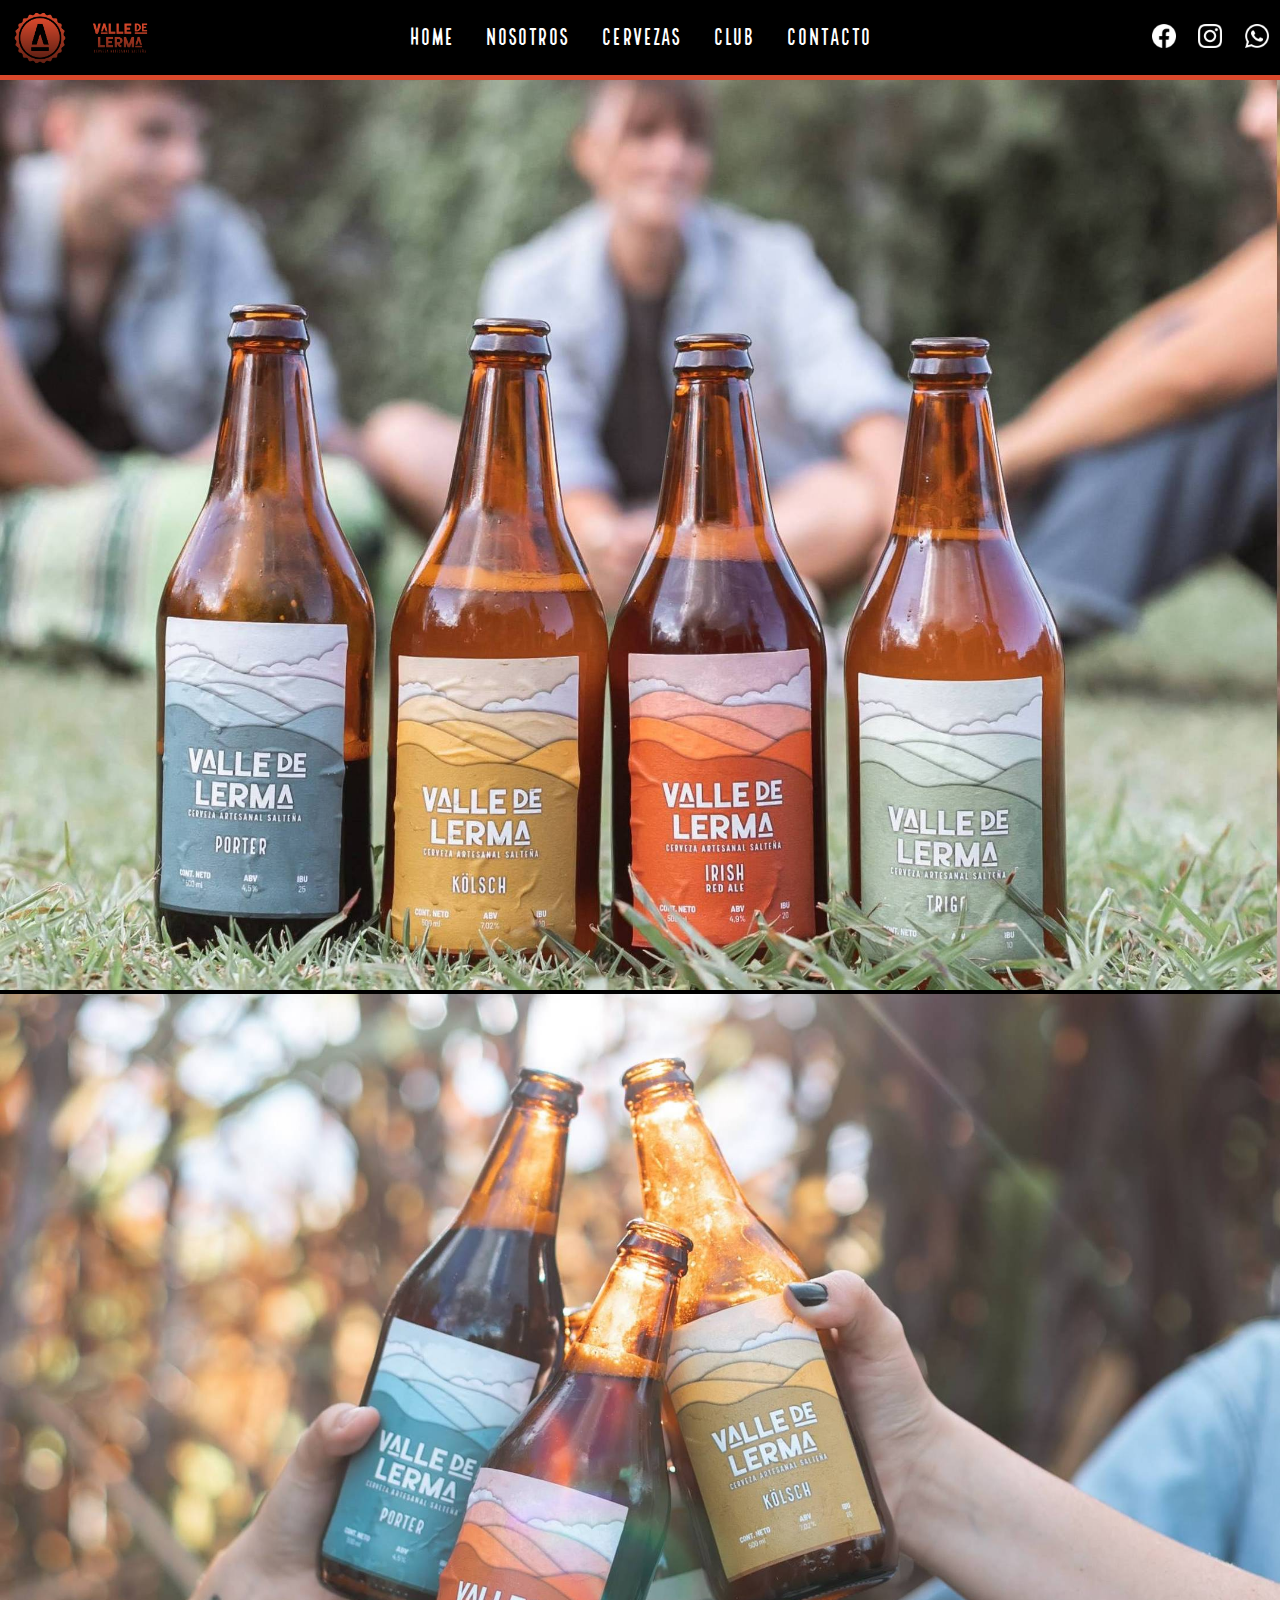
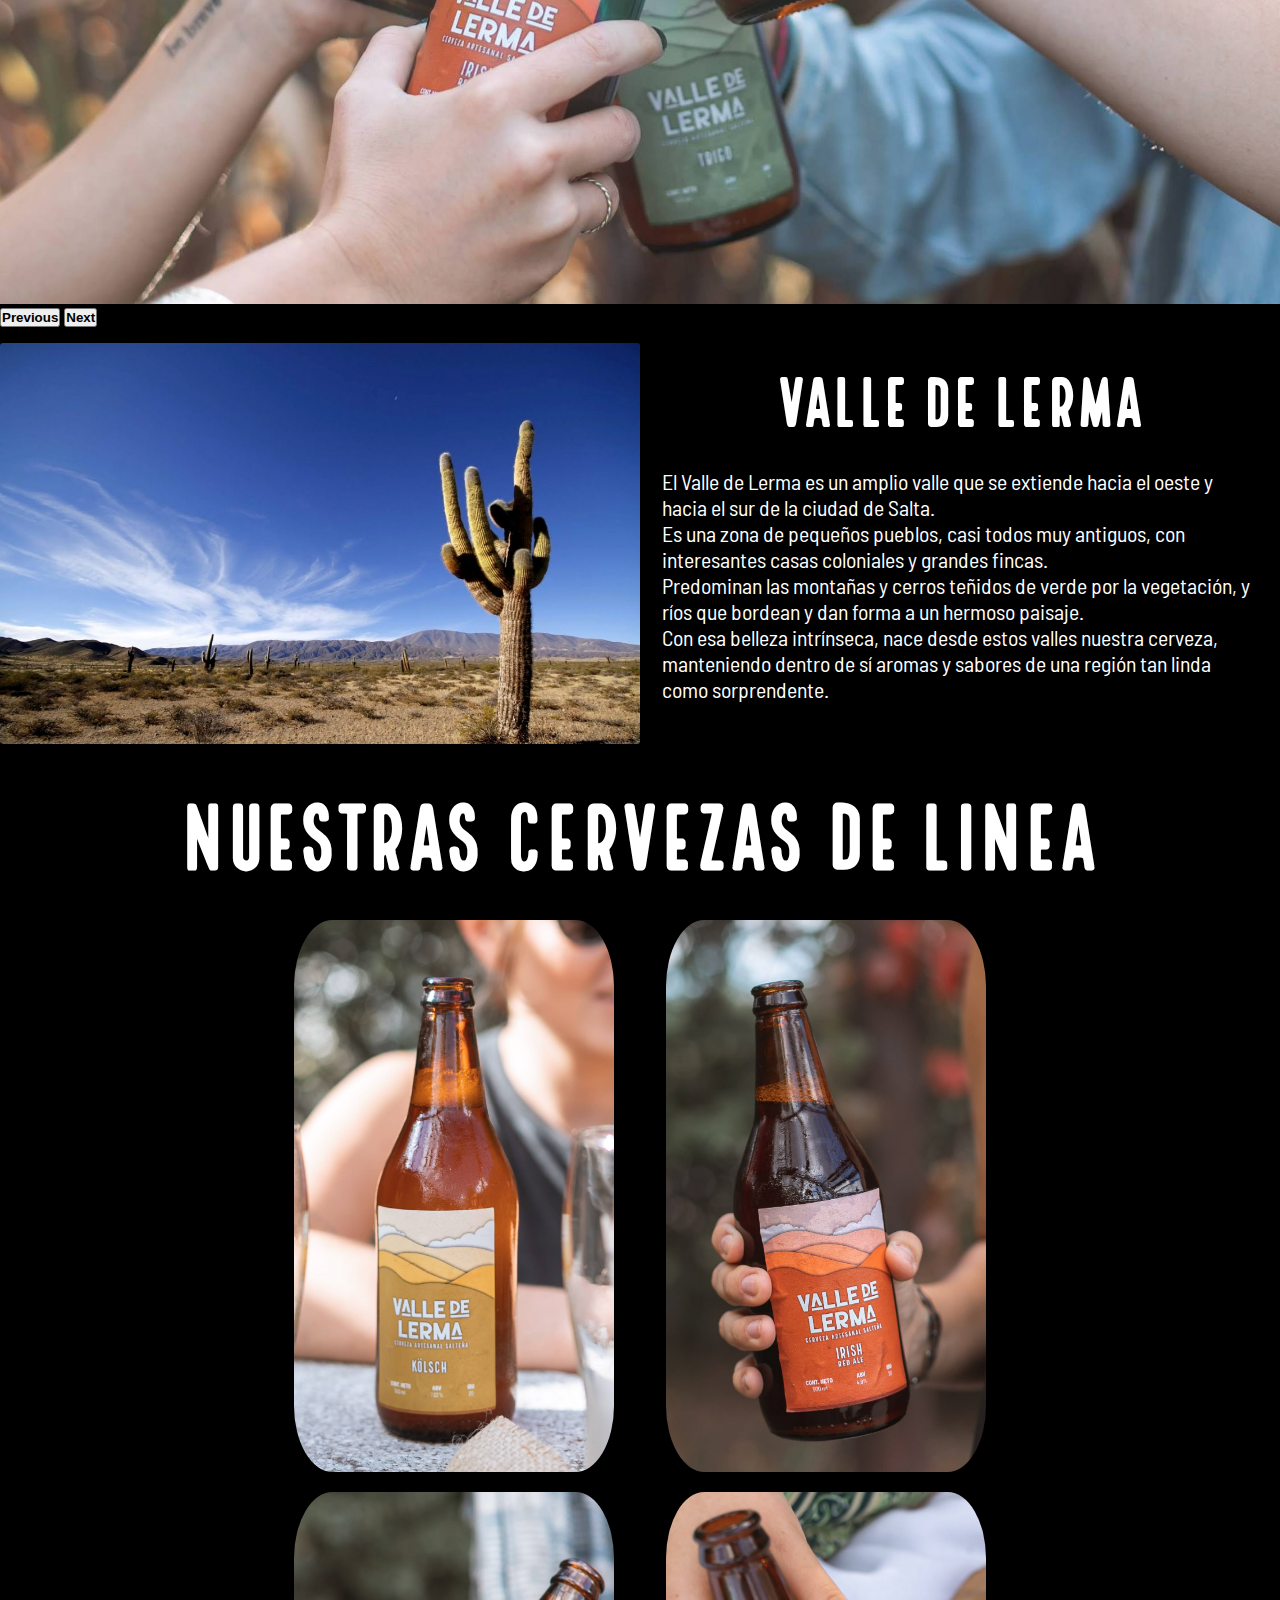
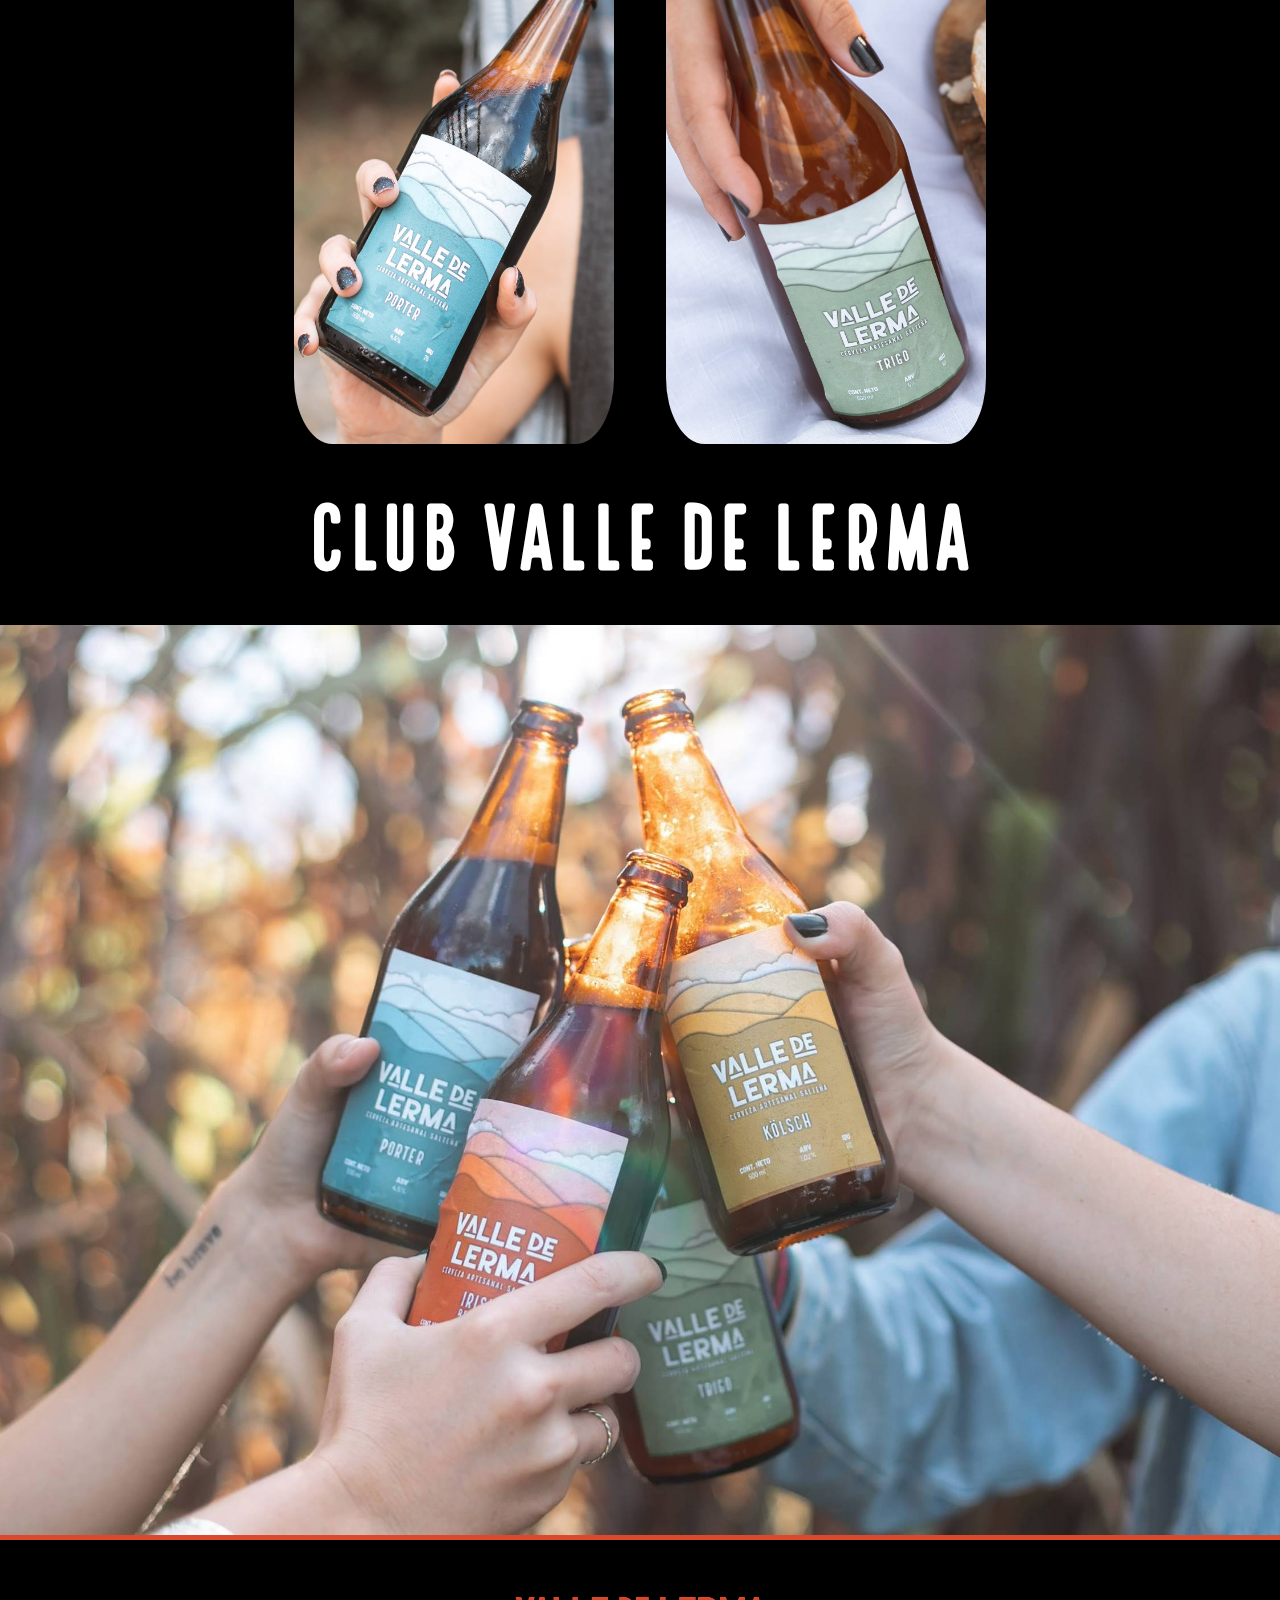
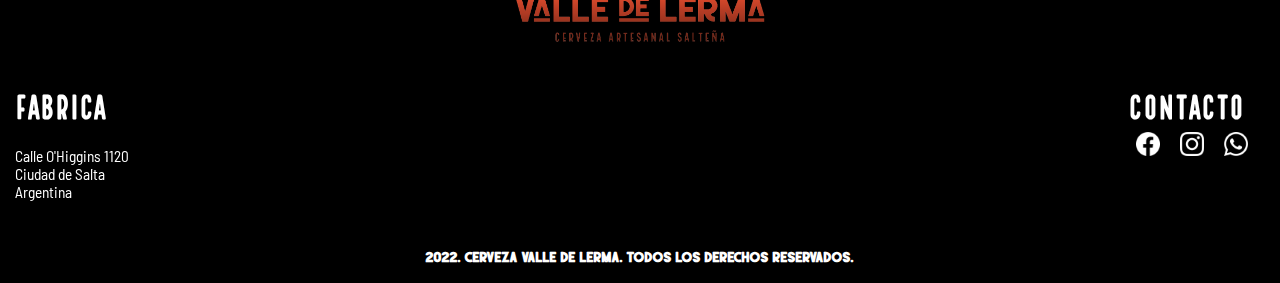
<file: index.html>
<!DOCTYPE html>
<html lang="en">

<head>
    <meta charset="UTF-8">
    <meta http-equiv="X-UA-Compatible" content="IE=edge">
    <meta name="viewport" content="width=device-width, initial-scale=1.0">
    
    <!-- Palabras claves-->
    <meta name="keywords" content="Cerveza, Valle, Lerma, Birra, Beer, Salta, Pinta, Artesanal, Botellas">

    <!-- Descripcion de la pagina-->
    <meta name="description" content="Cerveza Valle de Lerma, cervecería artesanal salteña. Desde 2015 ofrecemos las mejores cervezas de la ciudad. Beber con moderación. Prohibida su venta a menores de 18 años.">

    <!-- Link del CSS de Bootstrap -->
    <link href="https://cdn.jsdelivr.net/npm/bootstrap@5.2.0-beta1/dist/css/bootstrap.min.css" rel="stylesheet" integrity="sha384-0evHe/X+R7YkIZDRvuzKMRqM+OrBnVFBL6DOitfPri4tjfHxaWutUpFmBp4vmVor" crossorigin="anonymous">

    <!-- Link a CSS-->
    <link rel="stylesheet" href="css/styles.css">

    <!-- Inserción de favicon-->
    <link rel="shortcut icon" href="img/favicon.png">

    <!-- Fuente de Google Fonts-->
    <link rel="preconnect" href="https://fonts.googleapis.com">
    <link rel="preconnect" href="https://fonts.gstatic.com" crossorigin>
    <link href="https://fonts.googleapis.com/css2?family=Barlow+Semi+Condensed:wght@300&display=swap" rel="stylesheet">

    <!-- Titulo de la pagina-->
    <title>Home | Valle de Lerma</title>
</head>

<body class="ibody">

    <header>
        <!-- Logo elemento pictórico-->
        <div class="header__izq">
            <div class="header__logo">
                <a href="index.html"><img src="img/favicon.png" alt="logo valle de lerma" class="header__logo--img"></a>
            </div>
            <!-- Logo completo-->
            <div class="header__titulo">
                <a href="index.html"><img src="img/logoV.png" alt="titulo valle de lerma" class="header__logo--img"></a>
            </div>
        </div>
        <!-- Menú de navegación principal-->
        <nav class="header__menu">
            <input type="checkbox" id="check">
            <label for="check" class="checkbtn">
                <img src="img/barblanco.png" alt="menuBar">
            </label>
            <ul class="header__menu--lista">
                <li class="header__menu--item">
                    <a href="index.html" class="aHome">Home</a>
                </li>
                <li class="header__menu--item">
                    <a href="pages/nosotros.html" class="aMedio">Nosotros</a>
                </li>
                <li class="header__menu--item">
                    <a href="pages/cervezas.html" class="aMedio">Cervezas</a>
                </li>
                <li class="header__menu--item">
                    <a href="pages/club-vdl.html" class="aMedio">Club</a>
                </li>
                <li class="header__menu--item">
                    <a href="pages/contacto.html" class="aContacto">Contacto</a>
                </li>
            </ul>
        </nav>
        <!-- Sub-bloque derecho del encabezado-->
        <div class="header__iconos">
            <!-- Iconos de acceso rápido a redes de contacto-->
            <div>
                <a href="https://www.facebook.com/cervezavalledelerma" target="_blank"><img src="img/facebook-icono.png"
                        alt="Seguínos en facebook"></a>
            </div>
            <div>
                <a href="https://www.instagram.com/cervezavalledelerma/" target="_blank"><img
                        src="img/instagram-icono.png" alt="Seguínos en instagram"></a>
            </div>
            <div class="header__iconos--whatsapp">
                <a href="https://wa.me/543875793306" target="_blank"><img src="img/whatsapp-icono.png"
                        alt="Contactanos por WhatsApp"></a>
            </div>
        </div>
    </header>

    <main class="imain">

        <!-- Imagenes principales de la pagina-->

        <div id="carrusel" class="carousel slide imain__figure" data-bs-ride="carousel">

            <div class="carousel-inner">

              <div class="carousel-item active">
                <img src="img/vdl.jpg" class="d-block w-100 imain__figure--img" alt="Cerveza Valle de Lerma - Imagen presentación institucional">
              </div>
              <div class="carousel-item">
                <img src="img/club.jpg" class="d-block w-100 imain__figure--img" alt="Club valle de lerma">
              </div>

            </div>

            <button class="carousel-control-prev" type="button" data-bs-target="#carrusel" data-bs-slide="prev">
                <span class="carousel-control-prev-icon" aria-hidden="true"></span>
                <span class="visually-hidden">Previous</span>
              </button>
              <button class="carousel-control-next" type="button" data-bs-target="#carrusel" data-bs-slide="next">
                <span class="carousel-control-next-icon" aria-hidden="true"></span>
                <span class="visually-hidden">Next</span>
              </button>

          </div>

        <!-- Sub-bloque de descripción y presentación-->
        <section class="imain__presentacion">

            <figure class="imain__presentacion--foto">
                <img src="img/valle.jpg" alt="Los valles de Lerma en la Provincia de Salta">
            </figure>

            <div class="imain__presentacion--texto">

                <h1 class="imain__presentacion--subtitulo">Valle de Lerma</h1>

                <div class="imain__presentacion--parrafo">
                    <p>
                        El Valle de Lerma es un amplio valle que se extiende hacia el oeste y hacia el sur de la ciudad
                        de
                        Salta.
                    </p>
                    <p>
                        Es una zona de pequeños pueblos, casi todos muy antiguos, con interesantes casas coloniales y
                        grandes
                        fincas.
                    </p>
                    <p>
                        Predominan las montañas y cerros teñidos de verde por la vegetación, y ríos que bordean y dan
                        forma
                        a un hermoso paisaje.
                    </p>
                    <p>
                        Con esa belleza intrínseca, nace desde estos valles nuestra cerveza, manteniendo dentro de sí
                        aromas
                        y sabores de una región tan linda como sorprendente.
                    </p>
                </div>

            </div>

        </section>

        <!-- Sub-bloque de catálogo rápido-->
        <section class="imain__catalogo">

            <h2 class="imain__catalogo--subtitulo">
                <a href="pages/cervezas.html">Nuestras cervezas de linea</a>
            </h2>

            <div class="imain__catalogo--cervezas">
                <figure class="imain__catalogo--cervezas-kolsch">
                    <a href="pages/cervezas.html"><img src="img/kolsch.png" alt="Cerveza kolsch" title="Kölsch"></a>
                </figure>
                <figure class="imain__catalogo--cervezas-irish">
                    <a href="pages/cervezas.html"><img src="img/irish.png" alt="Cerveza irish red ale"
                            title="Irish Red Ale"></a>
                </figure>
                <figure class="imain__catalogo--cervezas-porter">
                    <a href="pages/cervezas.html"><img src="img/porter.png" alt="Cerveza porter" title="Porter"></a>
                </figure>
                <figure class="imain__catalogo--cervezas-trigo">
                    <a href="pages/cervezas.html"><img src="img/trigo.png" alt="Cerveza de trigo" title="Weissbier"></a>
                </figure>
            </div>

        </section>

        <!-- Sub-bloque de acceso a club-->
        <section class="imain__clubValle">

            <h2 class="imain__clubValle--subtitulo">
                <a href="pages/club-vdl.html">Club Valle de Lerma</a>
            </h2>

            <figure class="imain__clubValle--img">
                <a href="pages/club-vdl.html"><img src="img/club.jpg" alt="Club cerveza valle de lerma"></a>
            </figure>

        </section>

    </main>

    <footer class="footer">

        <section class="footer__arriba">
            <img src="img/logoH.png" alt="Logo institucional cerveza valle de lerma" class="footer__logo">
        </section>

        <section class="footer__bajo">

            <!-- Sub-bloque de información de fábrica-->
            <div class="footer__fabrica">
                <h2 class="footer__fabrica--subtitulo">Fabrica</h2>
                <ul>
                    <li>Calle O'Higgins 1120</li>
                    <li>Ciudad de Salta</li>
                    <li>Argentina</li>
                </ul>
            </div>

            <!-- Sub-bloque de información de contacto-->
            <div class="footer__contacto">
                <h2 class="footer__contacto--subtitulo">Contacto</h2>
                <a href="https://www.facebook.com/cervezavalledelerma" target="_blank"><img src="img/facebook-icono.png"
                        alt="Seguínos en facebook" height="30" width="30"></a>
                <a href="https://www.instagram.com/cervezavalledelerma/" target="_blank"><img
                        src="img/instagram-icono.png" alt="Seguínos en instagram" height="30" width="30"></a>
                <a href="https://wa.me/543875793306" target="_blank"><img src="img/whatsapp-icono.png"
                        alt="Contactanos por WhatsApp" height="30" width="30"></a>
            </div>

        </section>

        <!-- Derechos-->
        <h2 class="footer__derechos">2022. Cerveza Valle de Lerma. Todos los derechos reservados.</h2>
    </footer>
    
    <!-- JavaScript Bundle with Popper -->
    <script src="https://cdn.jsdelivr.net/npm/bootstrap@5.2.0-beta1/dist/js/bootstrap.bundle.min.js" integrity="sha384-pprn3073KE6tl6bjs2QrFaJGz5/SUsLqktiwsUTF55Jfv3qYSDhgCecCxMW52nD2" crossorigin="anonymous"></script>
</body>

</html>
</file>
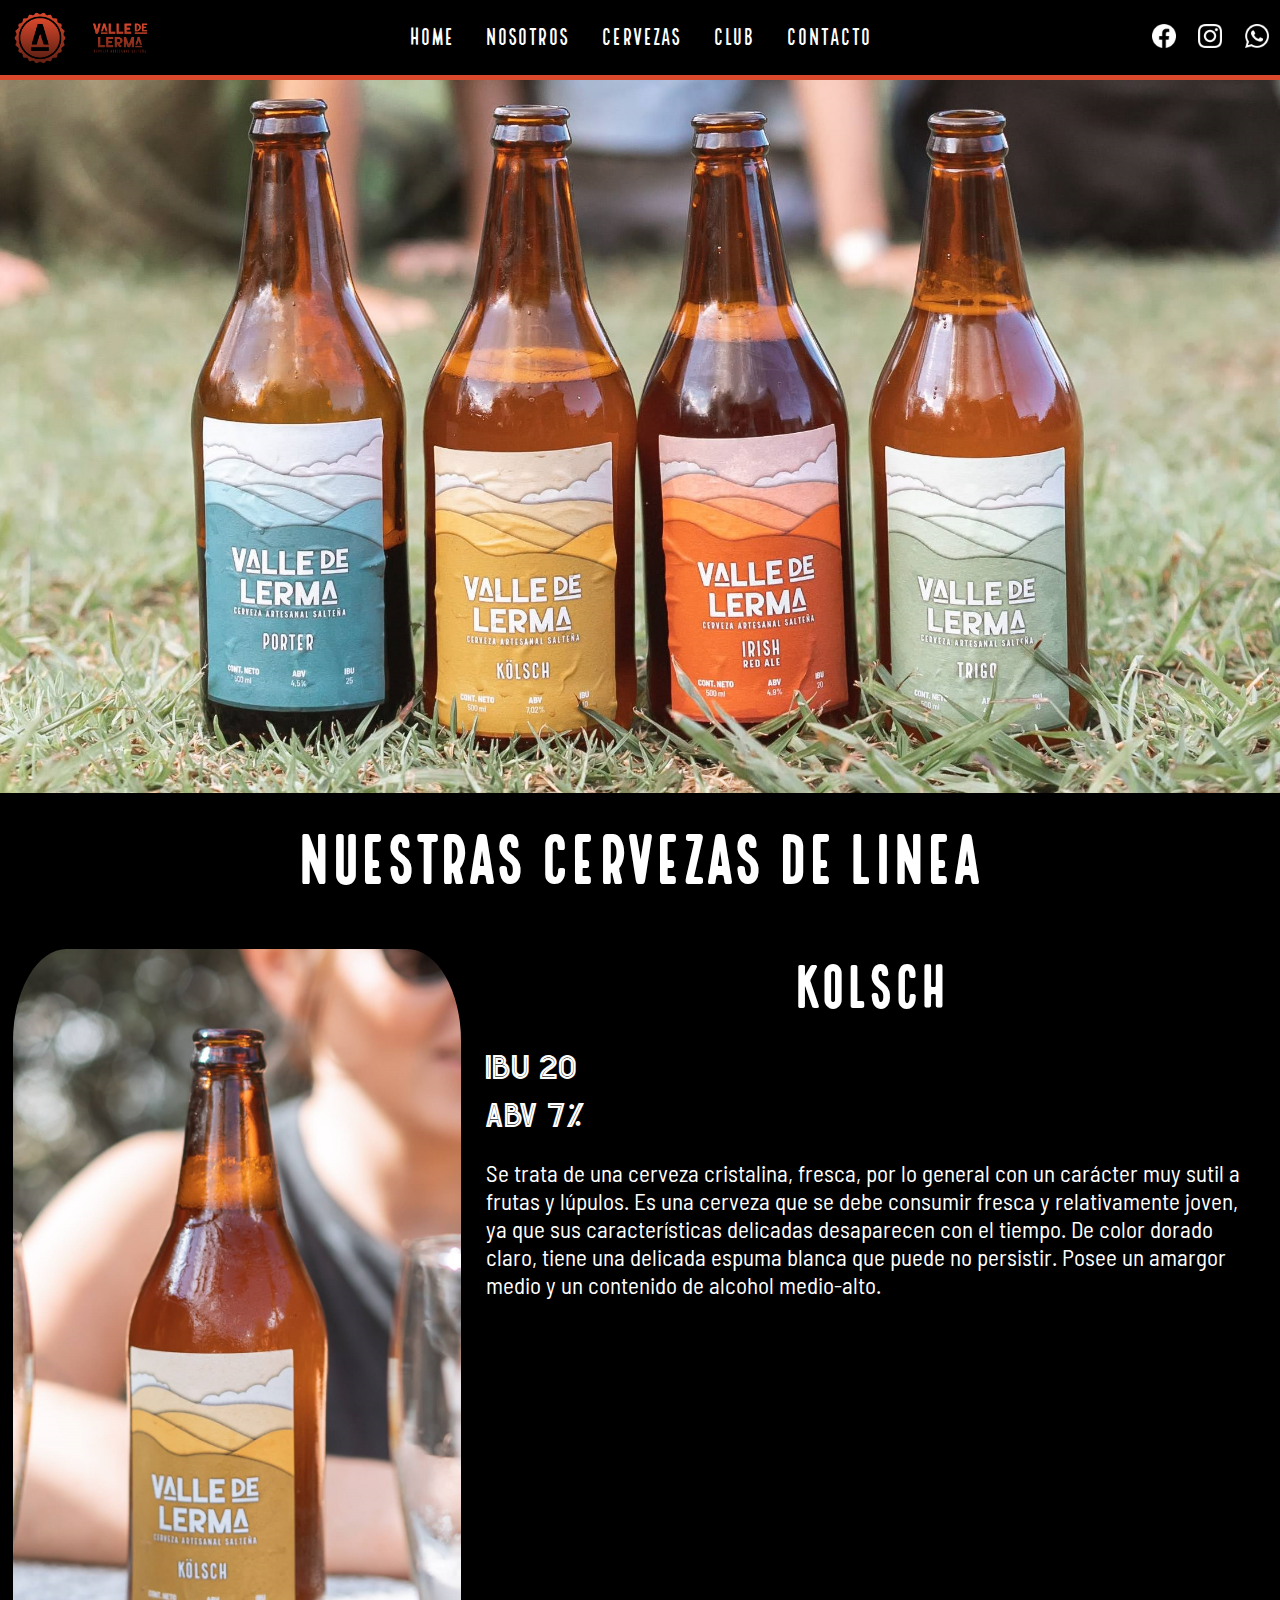
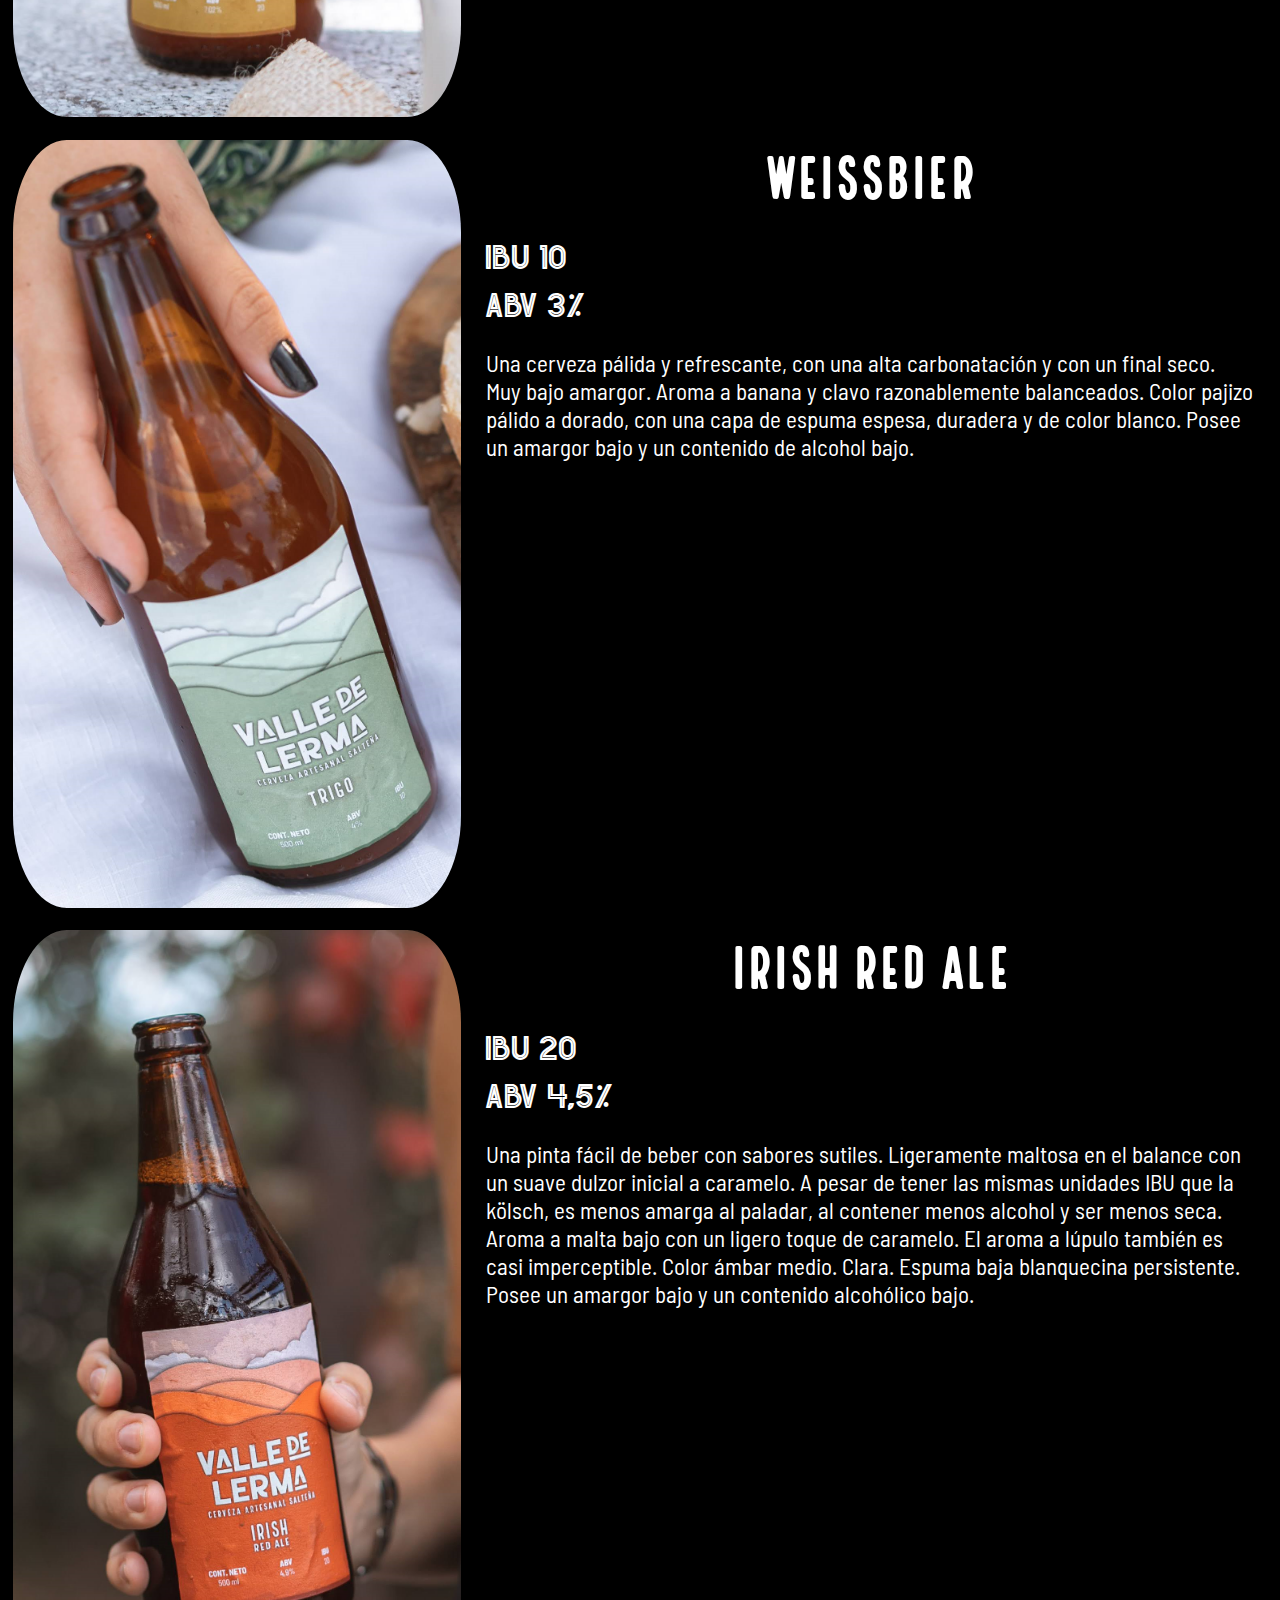
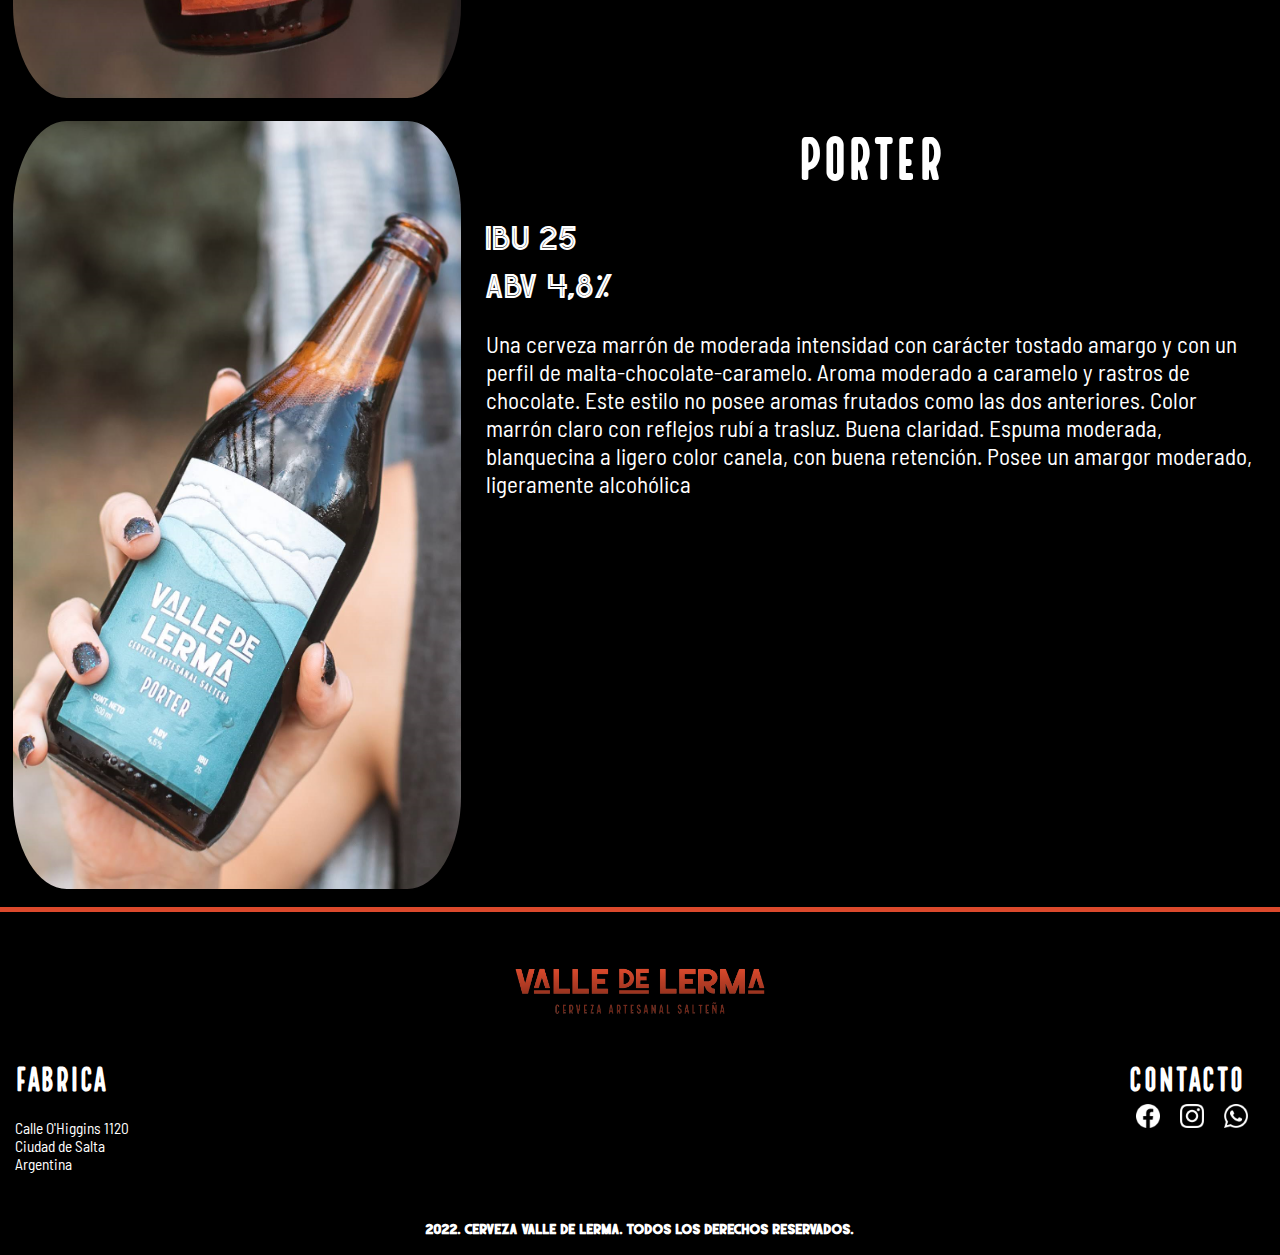
<file: pages/cervezas.html>
<!DOCTYPE html>
<html lang="en">

<head>
    <meta charset="UTF-8">
    <meta http-equiv="X-UA-Compatible" content="IE=edge">
    <meta name="viewport" content="width=device-width, initial-scale=1.0">

    <!-- Palabras claves-->
    <meta name="keywords" content="Cerveza, Valle, Lerma, Productos, Kolsch, Irish, Red, Ale, Porter, Trigo, Weissbier">

    <!-- Descripcion de la pagina-->
    <meta name="description" content="Cerveza Valle de Lerma, cervecería artesanal salteña. Conoce nuestros productos, ofrecemos los mejores estilos clásicos británicos, alemanes e irlandeses.">
    
    <!-- Link del CSS -->
    <link rel="stylesheet" href="../css/styles.css">

    <!-- Inserción de favicon-->
    <link rel="shortcut icon" href="../img/favicon.png">

    <!-- Fuente de Google Fonts-->
    <link rel="preconnect" href="https://fonts.googleapis.com">
    <link rel="preconnect" href="https://fonts.gstatic.com" crossorigin>
    <link href="https://fonts.googleapis.com/css2?family=Barlow+Semi+Condensed:wght@300&display=swap" rel="stylesheet">

    <!-- Titulo de la pagina-->
    <title>Nuestras cervezas | Valle de Lerma</title>
</head>

<body>
    <header>
        <!-- Logo elemento pictórico-->
        <div class="header__izq">
            <div class="header__logo">
                <a href="../index.html"><img src="../img/favicon.png" alt="logo valle de lerma"
                        class="header__logo--img"></a>
            </div>
            <!-- Logo completo-->
            <div class="header__titulo">
                <a href="../index.html"><img src="../img/logoV.png" alt="titulo valle de lerma"
                        class="header__logo--img"></a>
            </div>
        </div>
        <!-- Menú de navegación principal-->
        <nav class="header__menu">
            <input type="checkbox" id="check">
            <label for="check" class="checkbtn">
                <img src="../img/barblanco.png" alt="menuBar">
            </label>
            <ul class="header__menu--lista">
                <li class="header__menu--item">
                    <a href="../index.html" class="aHome">Home</a>
                </li>
                <li class="header__menu--item">
                    <a href="nosotros.html" class="aMedio">Nosotros</a>
                </li>
                <li class="header__menu--item">
                    <a href="cervezas.html" class="aMedio">Cervezas</a>
                </li>
                <li class="header__menu--item">
                    <a href="club-vdl.html" class="aMedio">Club</a>
                </li>
                <li class="header__menu--item">
                    <a href="contacto.html" class="aContacto">Contacto</a>
                </li>
            </ul>
        </nav>
        <!-- Sub-bloque derecho del encabezado-->
        <div class="header__iconos">
            <!-- Iconos de acceso rápido a redes de contacto-->
            <div>
                <a href="https://www.facebook.com/cervezavalledelerma" target="_blank"><img
                        src="../img/facebook-icono.png" alt="Seguínos en facebook"></a>
            </div>
            <div>
                <a href="https://www.instagram.com/cervezavalledelerma/" target="_blank"><img
                        src="../img/instagram-icono.png" alt="Seguínos en instagram"></a>
            </div>
            <div class="header__iconos--whatsapp">
                <a href="https://wa.me/543875793306" target="_blank"><img src="../img/whatsapp-icono.png"
                        alt="Contactanos por WhatsApp"></a>
            </div>
        </div>
    </header>

    <main class="cmain">
        <img src="../img/cervezas.jpg" alt="Nuestras cervezas - Valle de Lerma" class="cmain__imagen">

        <h1 class="cmain__subtitulo">Nuestras cervezas de linea</h1>
     
        <!-- Sub-bloque contenedor de descripción cerveza kolsch-->
        <section class="cmain__kolsch">
            <img src="../img/kolsch.png" alt="Cerveza kolsch" class="cmain__kolsch--imagen">
            <div class="cmain__kolsch--descripcion">
                <h2>Kolsch</h2>
                <ul>
                    <li>IBU 20</li>
                    <li>ABV 7%</li>
                </ul>
                <p>
                    Se trata de una cerveza cristalina, fresca, por lo general con un carácter muy sutil a frutas y
                    lúpulos.
                    Es una cerveza que se debe consumir fresca y relativamente joven, ya que sus características
                    delicadas
                    desaparecen con el tiempo.
                    De color dorado claro, tiene una delicada espuma blanca que puede no persistir.
                    Posee un amargor medio y un contenido de alcohol medio-alto.
                </p>
            </div>
        </section>

        <!-- Sub-bloque contenedor de descripción cerveza trigo-->
        <section class="cmain__trigo">
            <img src="../img/trigo.png" alt="Cerveza de trigo" class="cmain__trigo--imagen">
            <div class="cmain__trigo--descripcion">
                <h2>Weissbier</h2>
                <ul>
                    <li>IBU 10</li>
                    <li>ABV 3%</li>
                </ul>
                <p>
                    Una cerveza pálida y refrescante, con una alta carbonatación y con un final seco. Muy bajo amargor.
                    Aroma a banana y clavo razonablemente balanceados.
                    Color pajizo pálido a dorado, con una capa de espuma espesa, duradera y de color blanco.
                    Posee un amargor bajo y un contenido de alcohol bajo.
                </p>
            </div>
        </section>

        <!-- Sub-bloque contenedor de descripción cerveza irish-->
        <section class="cmain__irish">
            <img src="../img/irish.png" alt="Cerveza irish red ale" class="cmain__irish--imagen">
            <div class="cmain__irish--descripcion">
                <h2>Irish Red Ale</h2>
                <ul>
                    <li>IBU 20</li>
                    <li>ABV 4,5%</li>
                </ul>
                <p>
                    Una pinta fácil de beber con sabores sutiles. Ligeramente maltosa en el balance con un suave dulzor
                    inicial
                    a
                    caramelo.
                    A pesar de tener las mismas unidades IBU que la kölsch, es menos amarga al paladar, al contener
                    menos
                    alcohol y
                    ser menos seca.
                    Aroma a malta bajo con un ligero toque de caramelo. El aroma a lúpulo también es casi imperceptible.
                    Color ámbar medio. Clara. Espuma baja blanquecina persistente.
                    Posee un amargor bajo y un contenido alcohólico bajo.
                </p>
            </div>
        </section>

        <!-- Sub-bloque contenedor de descripción cerveza porter-->
        <section class="cmain__porter">
            <img src="../img/porter.png" alt="Cerveza porter" class="cmain__porter--imagen">
            <div class="cmain__porter--descripcion">
                <h2>Porter</h2>
                <ul>
                    <li>IBU 25</li>
                    <li>ABV 4,8%</li>
                </ul>
                <p>
                    Una cerveza marrón de moderada intensidad con carácter tostado amargo y con un perfil de
                    malta-chocolate-caramelo.
                    Aroma moderado a caramelo y rastros de chocolate. Este estilo no posee aromas frutados como las dos
                    anteriores.
                    Color marrón claro con reflejos rubí a trasluz. Buena claridad. Espuma moderada, blanquecina a
                    ligero color
                    canela, con buena retención.
                    Posee un amargor moderado, ligeramente alcohólica
                </p>
            </div>
        </section>
    </main>

    <footer class="footer">

        <section class="footer__arriba">
            <img src="../img/logoH.png" alt="Logo institucional cerveza valle de lerma" class="footer__logo">
        </section>

        <section class="footer__bajo">

            <!-- Sub-bloque de información de fábrica-->
            <div class="footer__fabrica">
                <h2 class="footer__fabrica--subtitulo">Fabrica</h2>
                <ul>
                    <li>Calle O'Higgins 1120</li>
                    <li>Ciudad de Salta</li>
                    <li>Argentina</li>
                </ul>
            </div>

            <!-- Sub-bloque de información de contacto-->
            <div class="footer__contacto">
                <h2 class="footer__contacto--subtitulo">Contacto</h2>
                <a href="https://www.facebook.com/cervezavalledelerma" target="_blank"><img
                        src="../img/facebook-icono.png" alt="Seguínos en facebook" height="30" width="30"></a>
                <a href="https://www.instagram.com/cervezavalledelerma/" target="_blank"><img
                        src="../img/instagram-icono.png" alt="Seguínos en instagram" height="30" width="30"></a>
                <a href="https://wa.me/543875793306" target="_blank"><img src="../img/whatsapp-icono.png"
                        alt="Contactanos por WhatsApp" height="30" width="30"></a>
            </div>

        </section>

        <!-- Derechos-->
        <h2 class="footer__derechos">2022. Cerveza Valle de Lerma. Todos los derechos reservados.</h2>
    </footer>
</body>

</html>
</file>
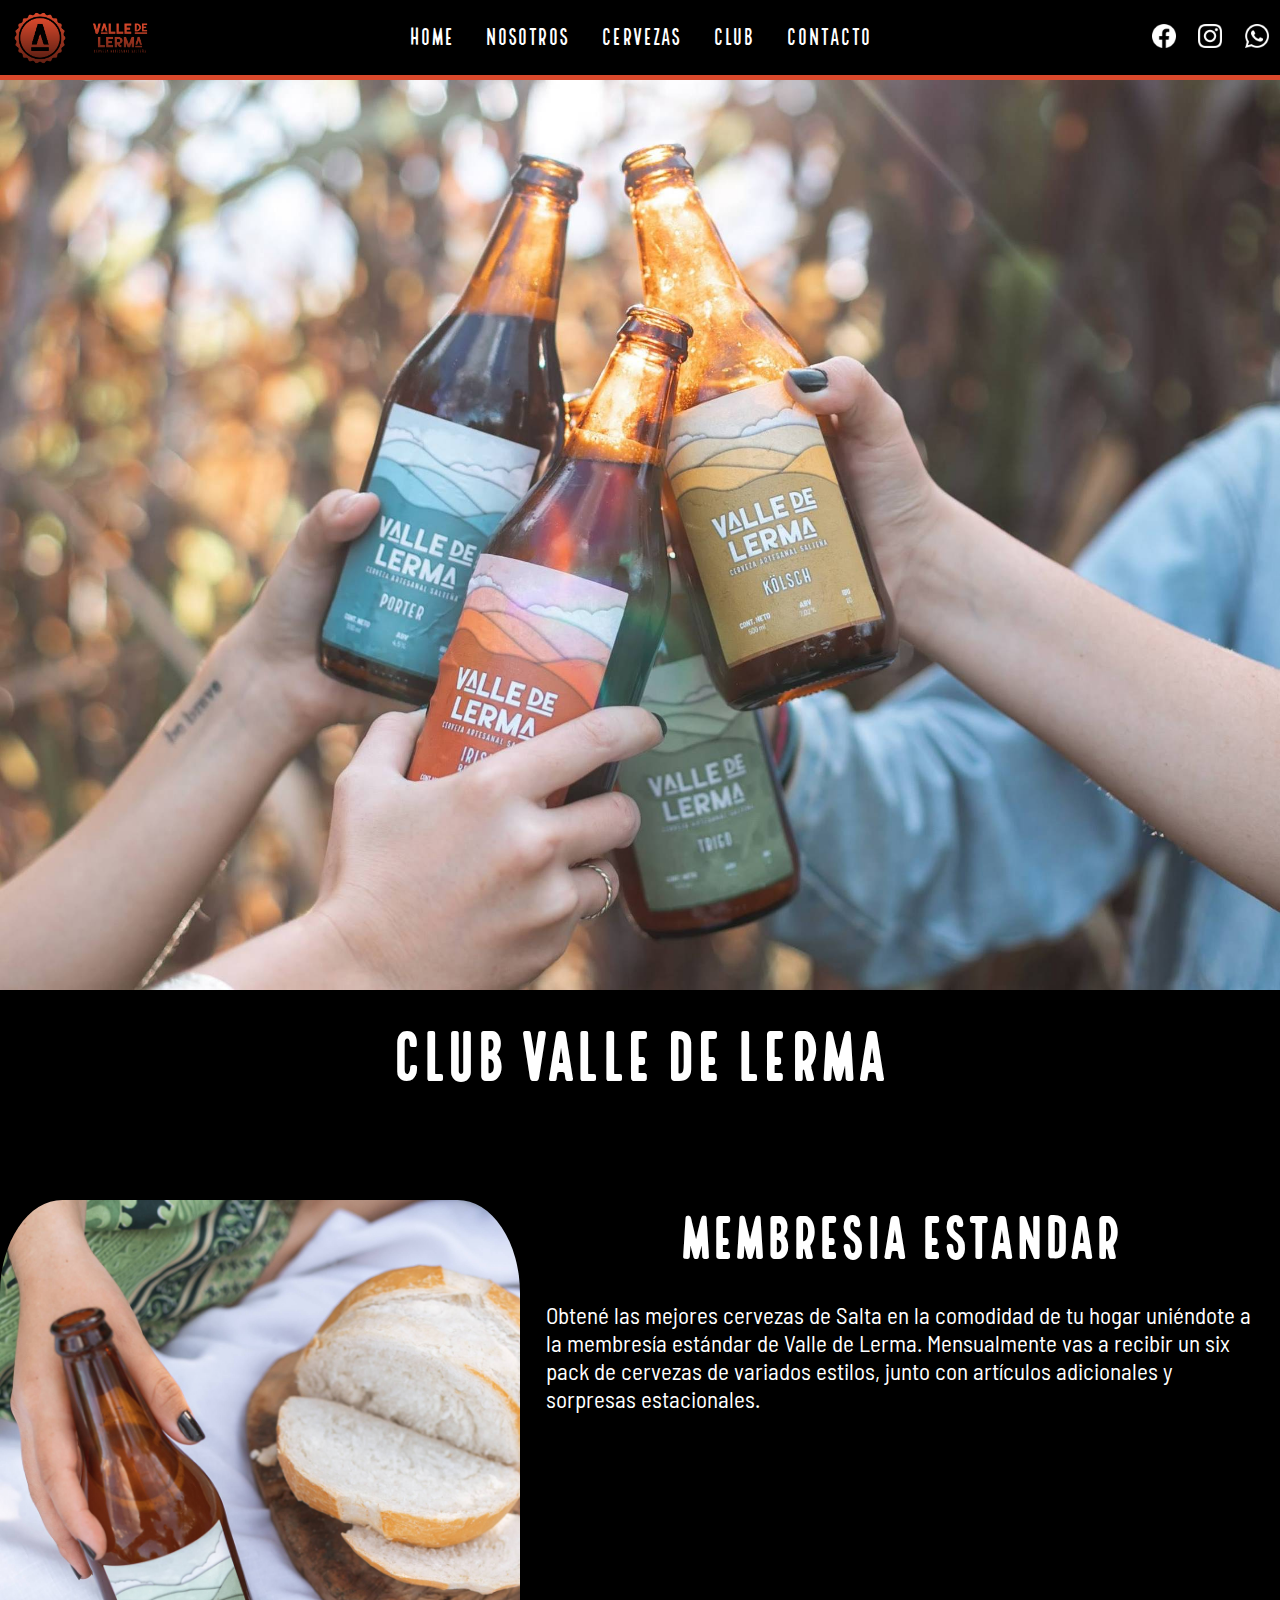
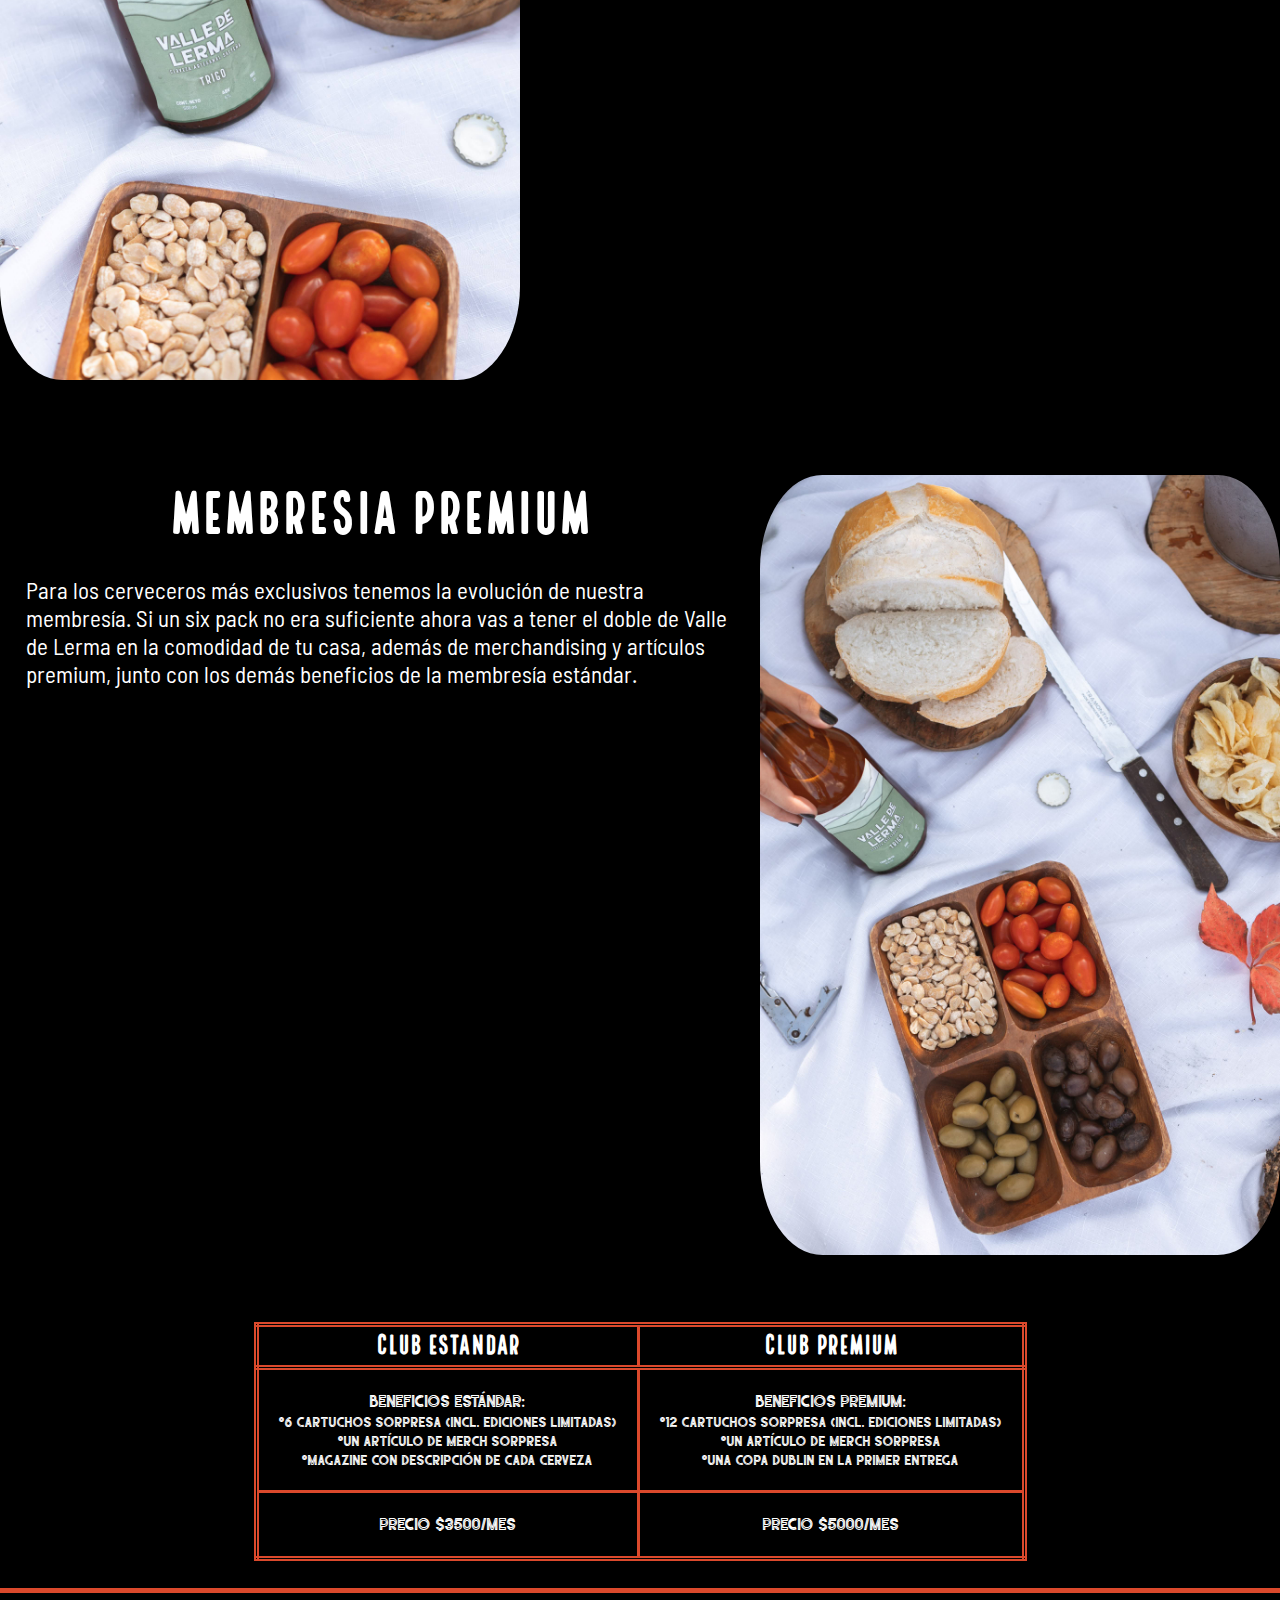
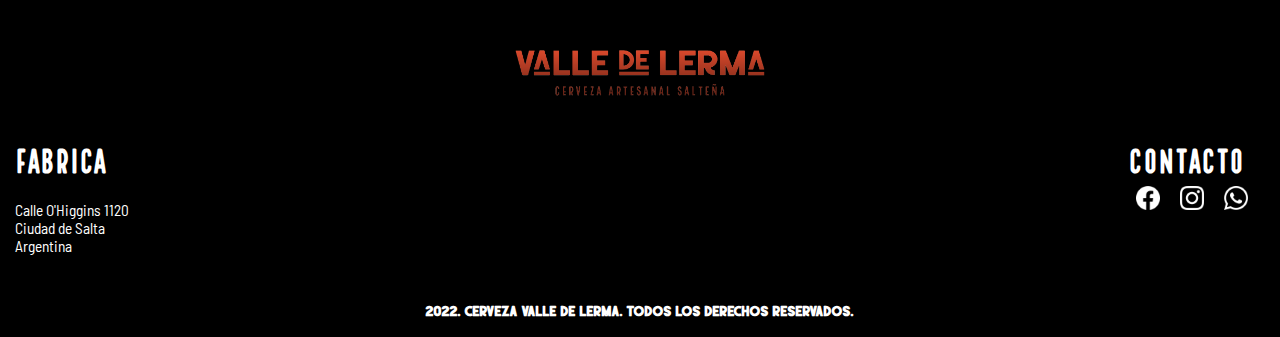
<file: pages/club-vdl.html>
<!DOCTYPE html>
<html lang="en">

<head>
    <meta charset="UTF-8">
    <meta http-equiv="X-UA-Compatible" content="IE=edge">
    <meta name="viewport" content="width=device-width, initial-scale=1.0">

    <!-- Palabras claves-->
    <meta name="keywords" content="Cerveza, Valle, Lerma, Club, Descuentos, Suscripciones, Promociones, Packs, Envios, Domicilio">

    <!-- Descripcion de la pagina-->
    <meta name="description" content="Cerveza Valle de Lerma, cervecería artesanal salteña. Conoce nuestros planes de suscripción mensuales para recibir en tu casa las mejores cervezas a un precio accesible.">

    <!-- Link del CSS -->
    <link rel="stylesheet" href="../css/styles.css">

    <!-- Inserción de favicon-->
    <link rel="shortcut icon" href="../img/favicon.png">

    <!-- Fuente de Google Fonts-->
    <link rel="preconnect" href="https://fonts.googleapis.com">
    <link rel="preconnect" href="https://fonts.gstatic.com" crossorigin>
    <link href="https://fonts.googleapis.com/css2?family=Barlow+Semi+Condensed:wght@300&display=swap" rel="stylesheet">

    <!-- Titulo de la pagina-->
    <title>Club Valle de Lerma | Valle de Lerma</title>
</head>

<body>
    <header>
        <!-- Logo elemento pictórico-->
        <div class="header__izq">
            <div class="header__logo">
                <a href="../index.html"><img src="../img/favicon.png" alt="logo valle de lerma"
                        class="header__logo--img"></a>
            </div>
            <!-- Logo completo-->
            <div class="header__titulo">
                <a href="../index.html"><img src="../img/logoV.png" alt="titulo valle de lerma"
                        class="header__logo--img"></a>
            </div>
        </div>
        <!-- Menú de navegación principal-->
        <nav class="header__menu">
            <input type="checkbox" id="check">
            <label for="check" class="checkbtn">
                <img src="../img/barblanco.png" alt="menuBar">
            </label>
            <ul class="header__menu--lista">
                <li class="header__menu--item">
                    <a href="../index.html" class="aHome">Home</a>
                </li>
                <li class="header__menu--item">
                    <a href="nosotros.html" class="aMedio">Nosotros</a>
                </li>
                <li class="header__menu--item">
                    <a href="cervezas.html" class="aMedio">Cervezas</a>
                </li>
                <li class="header__menu--item">
                    <a href="club-vdl.html" class="aMedio">Club</a>
                </li>
                <li class="header__menu--item">
                    <a href="contacto.html" class="aContacto">Contacto</a>
                </li>
            </ul>
        </nav>
        <!-- Sub-bloque derecho del encabezado-->
        <div class="header__iconos">
            <!-- Iconos de acceso rápido a redes de contacto-->
            <div>
                <a href="https://www.facebook.com/cervezavalledelerma" target="_blank"><img
                        src="../img/facebook-icono.png" alt="Seguínos en facebook"></a>
            </div>
            <div>
                <a href="https://www.instagram.com/cervezavalledelerma/" target="_blank"><img
                        src="../img/instagram-icono.png" alt="Seguínos en instagram"></a>
            </div>
            <div class="header__iconos--whatsapp">
                <a href="https://wa.me/543875793306" target="_blank"><img src="../img/whatsapp-icono.png"
                        alt="Contactanos por WhatsApp"></a>
            </div>
        </div>
    </header>

    <main class="clmain">
        <img src="../img/club.jpg" alt="Club valle de lerma" class="clmain__imagen">
        <h1 class="clmain__subtitulo">Club Valle de Lerma</h1>

        <!-- Sub-bloque contenedor para membresía estándar-->
        <div class="clmain__estandar">
            <img src="../img/clube.jpg" alt="Club estándar valle de lerma" class="clmain__estandar--imagen">
            <div class="clmain__estandar--texto">
                <h2>Membresia estandar</h2>
                <p>Obtené las mejores cervezas de Salta en la comodidad de tu hogar uniéndote a la membresía estándar de Valle de Lerma. Mensualmente vas a recibir un six pack de cervezas de variados estilos, junto con artículos adicionales y sorpresas estacionales.</p>
            </div>
        </div>

        <!-- Sub-bloque contenedor para membresía premium-->
        <div class="clmain__premium">
            <img src="../img/clubp.jpg" alt="Club premium valle de lerma" class="clmain__premium--imagen">
            <div class="clmain__premium--texto">
                <h2>Membresia premium</h2>
                <p>Para los cerveceros más exclusivos tenemos la evolución de nuestra membresía. Si un six pack no era suficiente ahora vas a tener el doble de Valle de Lerma en la comodidad de tu casa, además de merchandising y artículos premium, junto con los demás beneficios de la membresía estándar.</p>
            </div>
        </div>

        <!-- Tabla comparativa de precios-->
        <table class="clmain__tabla">
            <thead class="clmain__tabla--head">
                <tr>
                    <th>Club estandar</th>
                    <th>Club premium</th>
                </tr>
            </thead>
            <tr>
                <td>
                    Beneficios estándar:
                    <ul>
                        <li>*6 cartuchos sorpresa (incl. ediciones limitadas)</li>
                        <li>*Un artículo de merch sorpresa</li>
                        <li>*Magazine con descripción de cada cerveza</li>
                    </ul>
                </td>
                <td>
                    Beneficios premium:
                    <ul>
                        <li>*12 cartuchos sorpresa (incl. ediciones limitadas)</li>
                        <li>*Un artículo de merch sorpresa</li>
                        <li>*Una copa Dublin en la primer entrega</li>
                    </ul>
                </td>
            </tr>
            <tr>
                <td>Precio $3500/mes</td>
                <td>Precio $5000/mes</td>
            </tr>
        </table>

    </main>

    <footer class="footer">

        <section class="footer__arriba">
            <img src="../img/logoH.png" alt="Logo institucional cerveza valle de lerma" class="footer__logo">
        </section>

        <section class="footer__bajo">

            <!-- Sub-bloque de información de fábrica-->
            <div class="footer__fabrica">
                <h2 class="footer__fabrica--subtitulo">Fabrica</h2>
                <ul>
                    <li>Calle O'Higgins 1120</li>
                    <li>Ciudad de Salta</li>
                    <li>Argentina</li>
                </ul>
            </div>

            <!-- Sub-bloque de información de contacto-->
            <div class="footer__contacto">
                <h2 class="footer__contacto--subtitulo">Contacto</h2>
                <a href="https://www.facebook.com/cervezavalledelerma" target="_blank"><img
                        src="../img/facebook-icono.png" alt="Seguínos en facebook" height="30" width="30"></a>
                <a href="https://www.instagram.com/cervezavalledelerma/" target="_blank"><img
                        src="../img/instagram-icono.png" alt="Seguínos en instagram" height="30" width="30"></a>
                <a href="https://wa.me/543875793306" target="_blank"><img src="../img/whatsapp-icono.png"
                        alt="Contactanos por WhatsApp" height="30" width="30"></a>
            </div>

        </section>

        <!-- Derechos-->
        <h2 class="footer__derechos">2022. Cerveza Valle de Lerma. Todos los derechos reservados.</h2>
    </footer>
</body>

</html>
</file>
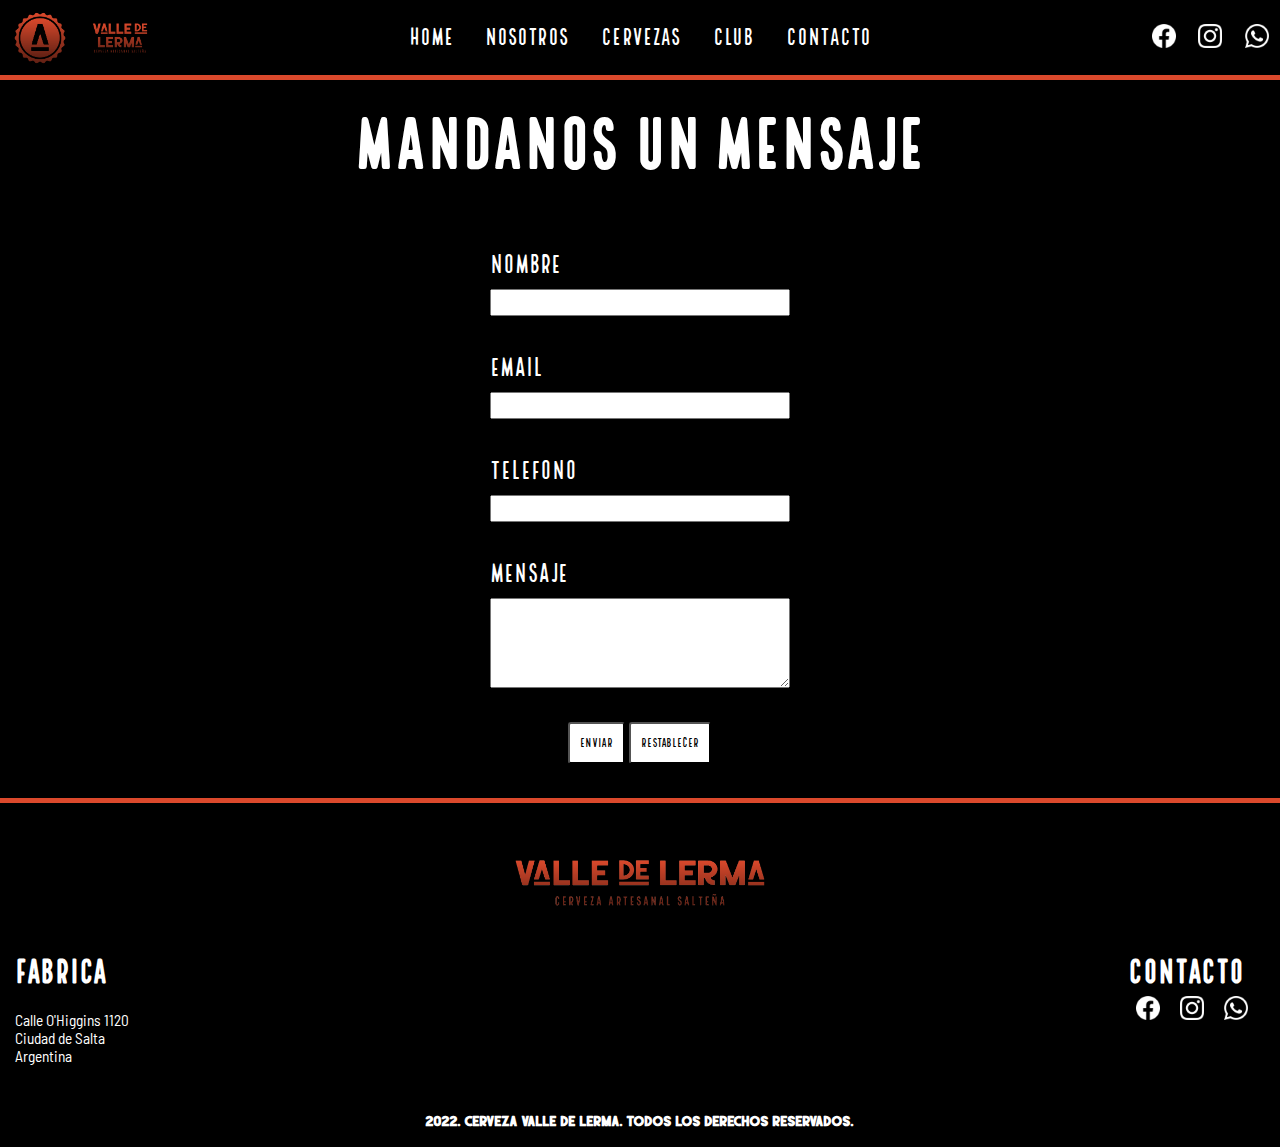
<file: pages/contacto.html>
<!DOCTYPE html>
<html lang="en">

<head>
    <meta charset="UTF-8">
    <meta http-equiv="X-UA-Compatible" content="IE=edge">
    <meta name="viewport" content="width=device-width, initial-scale=1.0">

    <!-- Palabras claves-->
    <meta name="keywords" content="Cerveza, Valle, Lerma, Contacto, Mensaje, Escribinos, Correo, Mail, Celular, Telefono">

    <!-- Descripcion de la pagina-->
    <meta name="description" content="Cerveza Valle de Lerma, cervecería artesanal salteña. Comunicate con nosotros, mandanos tus dudas, consultas o sugerencias y nos contactamos con vos.">

    <!-- Link del CSS -->
    <link rel="stylesheet" href="../css/styles.css">

    <!-- Inserción de favicon-->
    <link rel="shortcut icon" href="../img/favicon.png">
    
    <!-- Fuente de Google Fonts-->
    <link rel="preconnect" href="https://fonts.googleapis.com">
    <link rel="preconnect" href="https://fonts.gstatic.com" crossorigin>
    <link href="https://fonts.googleapis.com/css2?family=Barlow+Semi+Condensed:wght@300&display=swap" rel="stylesheet">
    
    <!-- Titulo de la pagina-->
    <title>Contactanos | Valle de Lerma</title>
</head>

<body>
    <header>
        <!-- Logo elemento pictórico-->
        <div class="header__izq">
            <div class="header__logo">
                <a href="../index.html"><img src="../img/favicon.png" alt="logo valle de lerma"
                        class="header__logo--img"></a>
            </div>
            <!-- Logo completo-->
            <div class="header__titulo">
                <a href="../index.html"><img src="../img/logoV.png" alt="titulo valle de lerma"
                        class="header__logo--img"></a>
            </div>
        </div>
        <!-- Menú de navegación principal-->
        <nav class="header__menu">
            <input type="checkbox" id="check">
            <label for="check" class="checkbtn">
                <img src="../img/barblanco.png" alt="menuBar">
            </label>
            <ul class="header__menu--lista">
                <li class="header__menu--item">
                    <a href="../index.html" class="aHome">Home</a>
                </li>
                <li class="header__menu--item">
                    <a href="nosotros.html" class="aMedio">Nosotros</a>
                </li>
                <li class="header__menu--item">
                    <a href="cervezas.html" class="aMedio">Cervezas</a>
                </li>
                <li class="header__menu--item">
                    <a href="club-vdl.html" class="aMedio">Club</a>
                </li>
                <li class="header__menu--item">
                    <a href="contacto.html" class="aContacto">Contacto</a>
                </li>
            </ul>
        </nav>
        <!-- Sub-bloque derecho del encabezado-->
        <div class="header__iconos">
            <!-- Iconos de acceso rápido a redes de contacto-->
            <div>
                <a href="https://www.facebook.com/cervezavalledelerma" target="_blank"><img
                        src="../img/facebook-icono.png" alt="Seguínos en facebook"></a>
            </div>
            <div>
                <a href="https://www.instagram.com/cervezavalledelerma/" target="_blank"><img
                        src="../img/instagram-icono.png" alt="Seguínos en instagram"></a>
            </div>
            <div class="header__iconos--whatsapp">
                <a href="https://wa.me/543875793306" target="_blank"><img src="../img/whatsapp-icono.png"
                        alt="Contactanos por WhatsApp"></a>
            </div>
        </div>
    </header>

    <main class="comain">
        <h1 class="comain__subtitulo">Mandanos un mensaje</h1>

        <form class="comain__form"> 

            <div class="comain__form--div">
                <label for="nombre">Nombre: </label>
                <input type="text" name="nombre" class="comain__form--input" required>
            </div>
            <div class="comain__form--div">
                <label for="mail">Email: </label>
                <input type="email" name="mail" class="comain__form--input" required>
            </div>
            <div class="comain__form--div">
                <label for="tel">Telefono: </label>
                <input type="tel" name="tel" class="comain__form--input" required>
            </div>
            <div class="comain__form--div">
                <label for="comentarios">Mensaje: </label>
                <textarea name="comentarios" class="comain__form--com"></textarea>
            </div>
            <div class="comain__form--botones">
                <input type="submit" value="Enviar" class="comain__form--enviar">
                <input type="reset" value="Restablecer" class="comain__form--rest">
            </div>

        </form>
    </main>

    <footer class="footer">

        <section class="footer__arriba">
            <img src="../img/logoH.png" alt="Logo institucional cerveza valle de lerma" class="footer__logo">
        </section>

        <section class="footer__bajo">

            <!-- Sub-bloque de información de fábrica-->
            <div class="footer__fabrica">
                <h2 class="footer__fabrica--subtitulo">Fabrica</h2>
                <ul>
                    <li>Calle O'Higgins 1120</li>
                    <li>Ciudad de Salta</li>
                    <li>Argentina</li>
                </ul>
            </div>

            <!-- Sub-bloque de información de contacto-->
            <div class="footer__contacto">
                <h2 class="footer__contacto--subtitulo">Contacto</h2>
                <a href="https://www.facebook.com/cervezavalledelerma" target="_blank"><img
                        src="../img/facebook-icono.png" alt="Seguínos en facebook" height="30" width="30"></a>
                <a href="https://www.instagram.com/cervezavalledelerma/" target="_blank"><img
                        src="../img/instagram-icono.png" alt="Seguínos en instagram" height="30" width="30"></a>
                <a href="https://wa.me/543875793306" target="_blank"><img src="../img/whatsapp-icono.png"
                        alt="Contactanos por WhatsApp" height="30" width="30"></a>
            </div>

        </section>

        <!-- Derechos-->
        <h2 class="footer__derechos">2022. Cerveza Valle de Lerma. Todos los derechos reservados.</h2>
    </footer>

</body>

</html>
</file>
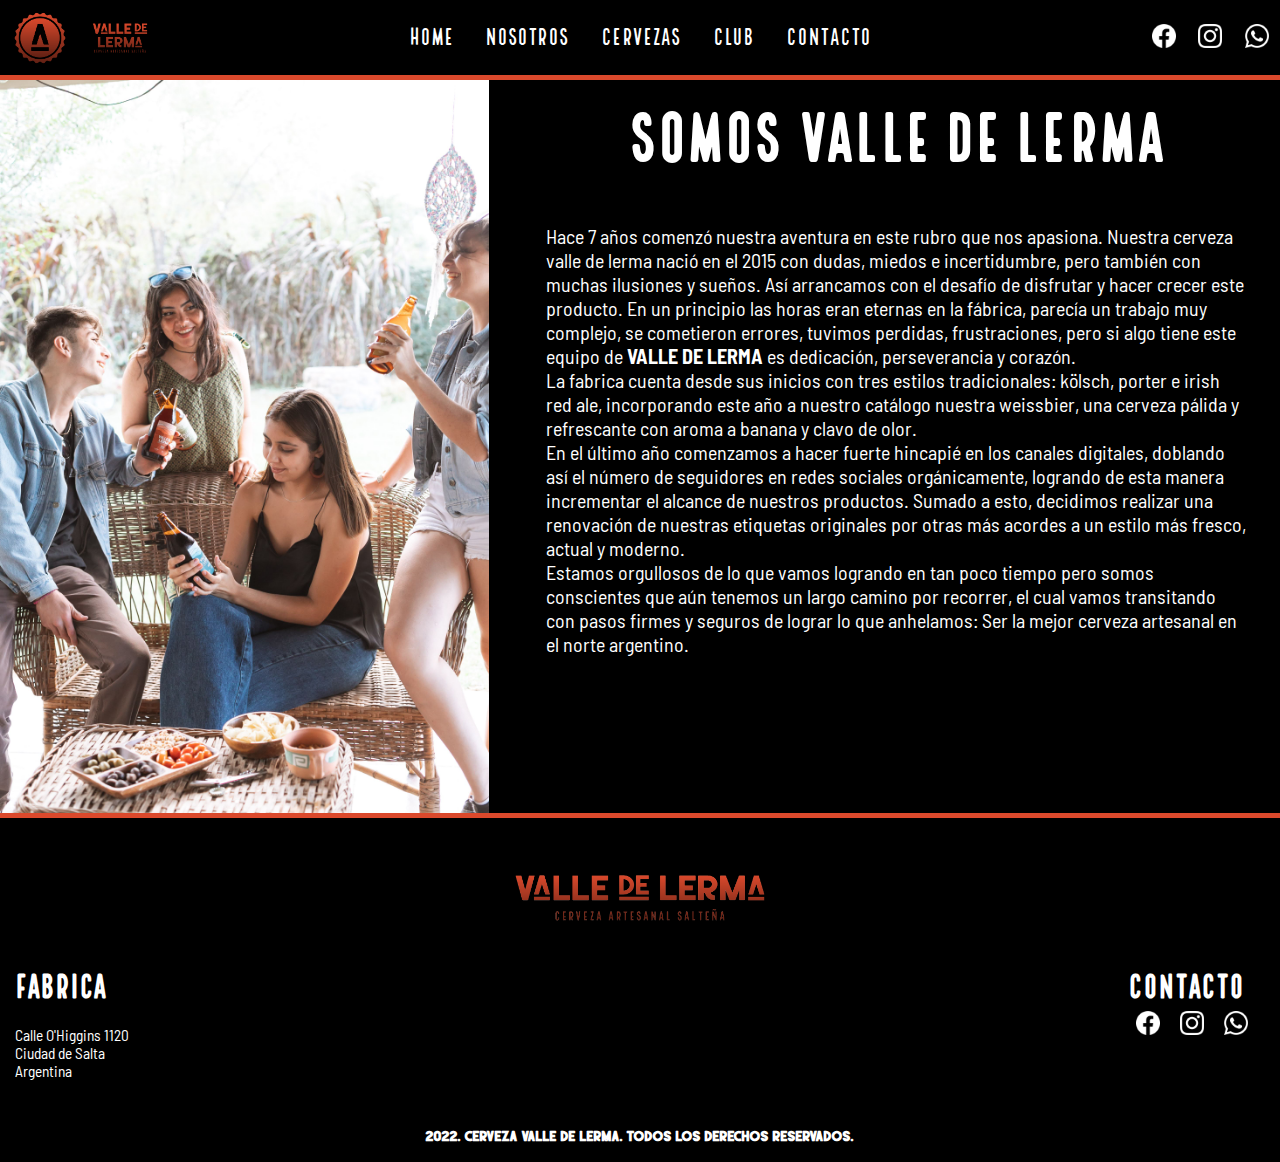
<file: pages/nosotros.html>
<!DOCTYPE html>
<html lang="en">

<head>
    <meta charset="UTF-8">
    <meta http-equiv="X-UA-Compatible" content="IE=edge">
    <meta name="viewport" content="width=device-width, initial-scale=1.0">

    <!-- Palabras claves-->
    <meta name="keywords" content="Cerveza, Valle, Lerma, Quienes, Somos, Conocenos, Fabrica, Artesanal">

    <!-- Descripcion de la pagina-->
    <meta name="description" content="Cerveza Valle de Lerma, cervecería artesanal salteña. Conoce quienes somos, nuestro proceso productivo y desde cuándo ofrencemos las mejores cervezas de la provincia.">

    <!-- Link del CSS -->
    <link rel="stylesheet" href="../css/styles.css">

    <!-- Inserción de favicon-->
    <link rel="shortcut icon" href="../img/favicon.png">

    <!-- Fuente de Google Fonts-->
    <link rel="preconnect" href="https://fonts.googleapis.com">
    <link rel="preconnect" href="https://fonts.gstatic.com" crossorigin>
    <link href="https://fonts.googleapis.com/css2?family=Barlow+Semi+Condensed:wght@300&display=swap" rel="stylesheet">

    <!-- Titulo de la pagina-->
    <title>Quienes Somos | Valle de Lerma</title>
</head>

<body>
    <header>
        <!-- Logo elemento pictórico-->
        <div class="header__izq">
            <div class="header__logo">
                <a href="../index.html"><img src="../img/favicon.png" alt="logo valle de lerma"
                        class="header__logo--img"></a>
            </div>
            <!-- Logo completo-->
            <div class="header__titulo">
                <a href="../index.html"><img src="../img/logoV.png" alt="titulo valle de lerma"
                        class="header__logo--img"></a>
            </div>
        </div>
        <!-- Menú de navegación principal-->
        <nav class="header__menu">
            <input type="checkbox" id="check">
            <label for="check" class="checkbtn">
                <img src="../img/barblanco.png" alt="menuBar">
            </label>
            <ul class="header__menu--lista">
                <li class="header__menu--item">
                    <a href="../index.html" class="aHome">Home</a>
                </li>
                <li class="header__menu--item">
                    <a href="nosotros.html" class="aMedio">Nosotros</a>
                </li>
                <li class="header__menu--item">
                    <a href="cervezas.html" class="aMedio">Cervezas</a>
                </li>
                <li class="header__menu--item">
                    <a href="club-vdl.html" class="aMedio">Club</a>
                </li>
                <li class="header__menu--item">
                    <a href="contacto.html" class="aContacto">Contacto</a>
                </li>
            </ul>
        </nav>
        <!-- Sub-bloque derecho del encabezado-->
        <div class="header__iconos">
            <!-- Iconos de acceso rápido a redes de contacto-->
            <div>
                <a href="https://www.facebook.com/cervezavalledelerma" target="_blank"><img
                        src="../img/facebook-icono.png" alt="Seguínos en facebook"></a>
            </div>
            <div>
                <a href="https://www.instagram.com/cervezavalledelerma/" target="_blank"><img
                        src="../img/instagram-icono.png" alt="Seguínos en instagram"></a>
            </div>
            <div class="header__iconos--whatsapp">
                <a href="https://wa.me/543875793306" target="_blank"><img src="../img/whatsapp-icono.png"
                        alt="Contactanos por WhatsApp"></a>
            </div>
        </div>
    </header>

    <main class="nmain">
        <!-- Sector izquierdo del main con imagen-->
        <section class="nmain__izq">
            <img src="../img/nosotros.jpg" alt="Staff de Cerveza Valle de Lerma" class="nmain__imagen">
        </section>
        <!-- Sector derecho del main con descripción-->
        <section class="nmain__derecha">
            <h1 class="nmain__subtitulo">Somos Valle de Lerma</h1>
            <p class="nmain__parrafo">
                Hace 7 años comenzó nuestra aventura en este rubro que nos apasiona. Nuestra cerveza valle de lerma nació en el 2015 con dudas, miedos e incertidumbre, pero también con muchas ilusiones y sueños. Así arrancamos con el desafío de disfrutar y hacer crecer este producto. En un principio las horas eran eternas en la fábrica, parecía un trabajo muy complejo, se cometieron errores, tuvimos perdidas, frustraciones, pero si algo tiene este equipo de <span>VALLE DE LERMA</span> es dedicación, perseverancia y corazón.
                La fabrica cuenta desde sus inicios con tres estilos tradicionales: kölsch, porter e irish red ale, incorporando este año a nuestro catálogo nuestra weissbier, una cerveza pálida y refrescante con aroma a banana y clavo de olor.
                En el último año comenzamos a hacer fuerte hincapié en los canales digitales, doblando así el número de seguidores en redes sociales orgánicamente, logrando de esta manera incrementar el alcance de nuestros productos. Sumado a esto, decidimos realizar una renovación de nuestras etiquetas originales por otras más acordes a un estilo más fresco, actual y moderno.
                Estamos orgullosos de lo que vamos logrando en tan poco tiempo pero somos conscientes que aún tenemos un largo camino por recorrer, el cual vamos transitando con pasos firmes y seguros de lograr lo que anhelamos: Ser la mejor cerveza artesanal en el norte argentino.
            </p>
        </section>
    </main>

    <footer class="footer">

        <section class="footer__arriba">
            <img src="../img/logoH.png" alt="Logo institucional cerveza valle de lerma" class="footer__logo">
        </section>

        <section class="footer__bajo">

            <!-- Sub-bloque de información de fábrica-->
            <div class="footer__fabrica">
                <h2 class="footer__fabrica--subtitulo">Fabrica</h2>
                <ul>
                    <li>Calle O'Higgins 1120</li>
                    <li>Ciudad de Salta</li>
                    <li>Argentina</li>
                </ul>
            </div>

            <!-- Sub-bloque de información de contacto-->
            <div class="footer__contacto">
                <h2 class="footer__contacto--subtitulo">Contacto</h2>
                <a href="https://www.facebook.com/cervezavalledelerma" target="_blank"><img
                        src="../img/facebook-icono.png" alt="Seguínos en facebook" height="30" width="30"></a>
                <a href="https://www.instagram.com/cervezavalledelerma/" target="_blank"><img
                        src="../img/instagram-icono.png" alt="Seguínos en instagram" height="30" width="30"></a>
                <a href="https://wa.me/543875793306" target="_blank"><img src="../img/whatsapp-icono.png"
                        alt="Contactanos por WhatsApp" height="30" width="30"></a>
            </div>

        </section>

        <!-- Derechos-->
        <h2 class="footer__derechos">2022. Cerveza Valle de Lerma. Todos los derechos reservados.</h2>
    </footer>
</body>

</html>
</file>
<file: css/styles.css>
@charset "UTF-8";
/* Reseteo de estilos generales */
* {
  margin: 0;
  padding: 0;
  box-sizing: border-box;
  line-height: normal; }

/* Corrección de estilos de BOOTSTRAP */
/* Arreglo de listas */
ul {
  margin: 0;
  padding: 0; }
  ul li {
    margin: 0;
    padding: 0; }

/* Arreglo de subtitulos */
h1,
h2,
h3,
h4,
h5,
h6 {
  font-weight: bold; }

/* Arreglo de spans */
span {
  font-weight: bolder;
  text-decoration: underline bottom; }

header nav ul li a, header nav ul li a:link, header nav ul li a:visited {
  text-align: center;
  text-decoration: none;
  font-family: brewery;
  font-size: 2rem;
  color: white; }

.imain .imain__presentacion .imain__presentacion--texto .imain__presentacion--subtitulo, .imain .imain__catalogo .imain__catalogo--subtitulo, .imain .imain__clubValle .imain__clubValle--subtitulo {
  text-align: center;
  margin: 1rem auto;
  font-family: brewery;
  font-size: 5.2vw; }

/* Inserción de fuentes locales */
@font-face {
  font-family: caredrock;
  src: url(../fuentes/caredrock/otf/CaredrockInline.otf); }

@font-face {
  font-family: brewery;
  src: url(../fuentes/local-brewery-sans/LocalBrewerySans.ttf); }

/* ESTRUCTURA DESKTOP FIRST */
/* Maquetado de estructura de todos los encabezados */
header {
  position: sticky;
  top: 0;
  left: 0;
  height: 6rem;
  display: flex;
  justify-content: space-between;
  align-items: center;
  background-color: black;
  z-index: 1000000;
  border-bottom: 5px solid #db492c; }
  header .header__izq {
    height: 6rem;
    display: flex;
    justify-content: flex-start;
    align-content: center; }
    header .header__izq div a .header__logo--img {
      width: auto;
      height: 100%; }
  header .header__titulo a img {
    width: auto;
    height: 100%; }
  header nav #check {
    display: none; }
  header nav .checkbtn {
    display: none; }
  header nav ul {
    display: flex;
    justify-content: space-evenly;
    align-content: center; }
    header nav ul li {
      list-style-type: none; }
      header nav ul li a:hover {
        border-bottom: 2px solid #db492c; }
      header nav ul li .aMedio {
        margin: 0 2.6rem; }
      header nav ul li .aHome {
        margin: 0 3rem 0 0; }
      header nav ul li .aContacto {
        margin: 0 0 0 3rem; }
  header .header__iconos {
    margin: 0 0 0 1.3rem;
    display: flex;
    justify-content: space-between;
    align-items: center; }
    header .header__iconos div {
      margin: 0 0.7rem; }
      header .header__iconos div a img {
        width: 2rem;
        height: 2rem; }

/* Estilos para todos los mains */
body {
  width: 99.5;
  overflow-x: hidden; }

/* Maquetado de estructura de todos los pies de pagina */
.footer {
  position: relative;
  bottom: 0;
  left: 0;
  background-color: black; }
  .footer .footer__arriba {
    position: relative;
    top: 0;
    left: 0;
    display: flex;
    justify-content: center; }
    .footer .footer__arriba .footer__logo {
      width: 28rem;
      height: auto; }
  .footer .footer__bajo {
    position: relative;
    top: 0;
    left: 0;
    display: flex;
    justify-content: space-between;
    margin: 0 0 1rem 0; }
    .footer .footer__bajo .footer__fabrica .footer__fabrica--subtitulo {
      color: white;
      margin: 0 15px;
      font-family: brewery;
      font-size: 3.125rem; }
    .footer .footer__bajo .footer__fabrica ul {
      color: white;
      font-family: 'Barlow Semi Condensed', sans-serif;
      font-size: 1.25rem;
      margin: 15px; }
      .footer .footer__bajo .footer__fabrica ul li {
        list-style-type: none; }
    .footer .footer__bajo .footer__contacto {
      margin: 0 1.5rem; }
      .footer .footer__bajo .footer__contacto .footer__contacto--subtitulo {
        font-family: brewery;
        font-size: 3.125rem;
        color: white; }
      .footer .footer__bajo .footer__contacto a img {
        width: 2rem;
        height: 2rem;
        margin: 0 0.5rem; }
  .footer .footer__derechos {
    padding: 1rem;
    text-align: center;
    color: white;
    font-family: caredrock; }

/* Estructura para la pagina INDEX */
/* Estilos para el main */
.imain {
  position: relative;
  top: 0;
  left: 0;
  display: grid;
  grid-template-areas: "foto1 foto1 foto1 fotot1" "prese prese prese prese" "catal catal catal catal" "catal catal catal catal" "clubv clubv clubv clubv" "clubv clubv clubv clubv";
  background-color: black;
  row-gap: 1rem;
  border-bottom: 5px solid #db492c;
  overflow-x: hidden; }
  .imain .imain__figure {
    grid-area: foto1;
    justify-self: center;
    align-self: center;
    width: 100vw;
    height: auto; }
    .imain .imain__figure .imain__figure--img {
      width: 100vw;
      height: auto; }
  .imain .imain__presentacion {
    grid-area: prese;
    display: flex;
    justify-content: space-between;
    width: 100vw; }
    .imain .imain__presentacion .imain__presentacion--foto {
      width: 50%; }
      .imain .imain__presentacion .imain__presentacion--foto img {
        width: 100%;
        height: auto;
        border-radius: 3px; }
    .imain .imain__presentacion .imain__presentacion--texto {
      width: 50%; }
      .imain .imain__presentacion .imain__presentacion--texto .imain__presentacion--subtitulo {
        color: white; }
      .imain .imain__presentacion .imain__presentacion--texto .imain__presentacion--parrafo {
        margin: 0 1.7vw;
        font-family: 'Barlow Semi Condensed', sans-serif;
        font-size: 1.7vw;
        color: white; }
  .imain .imain__catalogo {
    grid-area: catal;
    width: 100vw; }
    .imain .imain__catalogo .imain__catalogo--subtitulo a {
      text-decoration: none;
      color: white; }
      .imain .imain__catalogo .imain__catalogo--subtitulo a:link, .imain .imain__catalogo .imain__catalogo--subtitulo a:visited {
        text-decoration: none;
        color: white; }
    .imain .imain__catalogo .imain__catalogo--cervezas {
      display: flex;
      justify-content: space-evenly;
      flex-wrap: wrap; }
      .imain .imain__catalogo .imain__catalogo--cervezas figure a img {
        width: 20rem;
        height: 34.5rem;
        border-radius: 12%; }
  .imain .imain__clubValle {
    grid-area: clubv;
    width: 100vw; }
    .imain .imain__clubValle .imain__clubValle--subtitulo a {
      text-decoration: none;
      color: white; }
      .imain .imain__clubValle .imain__clubValle--subtitulo a:link, .imain .imain__clubValle .imain__clubValle--subtitulo a:visited {
        text-decoration: none;
        color: white; }
    .imain .imain__clubValle .imain__clubValle--img {
      position: relative;
      bottom: -0.3rem; }
      .imain .imain__clubValle .imain__clubValle--img a img {
        width: 100%;
        height: auto; }

/*-----------------------------------------------------------------------------------------*/
/* Query para tablets "acostadas" */
@media screen and (max-width: 1300px) {
  /* Maquetado de estructura de todos los encabezados */
  header {
    height: 5rem; }
    header .header__izq {
      height: 5rem; }
    header nav ul li a {
      font-size: 1.5rem; }
      header nav ul li a:link {
        font-size: 1.5rem; }
      header nav ul li a:visited {
        font-size: 1.5rem; }
    header nav ul li .aMedio {
      margin: 0 1.25vw; }
    header nav ul li .aHome {
      margin: 0 1.25vw 0 0; }
    header nav ul li .aContacto {
      margin: 0 0 0 1.25vw; }
    header .header__iconos div a img {
      width: 1.5rem;
      height: 1.5rem; }
  /* Maquetado de estructura de todos los pies de pagina */
  .footer .footer__arriba .footer__logo {
    width: 23vw;
    height: auto; }
  .footer .footer__bajo .footer__fabrica .footer__fabrica--subtitulo {
    font-size: 2.60vw; }
  .footer .footer__bajo .footer__fabrica ul {
    font-size: 1.2vw; }
  .footer .footer__bajo .footer__contacto .footer__contacto--subtitulo {
    font-size: 2.60vw; }
  .footer .footer__bajo .footer__contacto a img {
    width: 1.5rem;
    height: 1.5rem; }
  .footer .footer__derechos {
    font-size: 1.5vw; }
  /* Estructura para la pagina INDEX */
  /* Estilos para el main */
  .imain .imain__catalogo .imain__catalogo--subtitulo {
    font-size: 7vw; }
  .imain .imain__catalogo .imain__catalogo--cervezas {
    display: grid;
    grid-template: 1fr 1fr / 1fr 1fr;
    column-gap: 4vw;
    row-gap: 1.3vw; }
    .imain .imain__catalogo .imain__catalogo--cervezas .imain__catalogo--cervezas-kolsch,
    .imain .imain__catalogo .imain__catalogo--cervezas .imain__catalogo--cervezas-porter {
      justify-self: flex-end; }
  .imain .imain__clubValle .imain__clubValle--subtitulo {
    font-size: 7vw; } }

/*-----------------------------------------------------------------------------------------*/
/* Query para tablets verticales */
@media screen and (max-width: 1024px) {
  /* Maquetado de estructura de todos los encabezados */
  header nav ul li a {
    font-size: 1.4rem; }
    header nav ul li a:link {
      font-size: 1.4rem; }
    header nav ul li a:visited {
      font-size: 1.4rem; }
  header nav ul li .aMedio {
    margin: 0 1.25vw; }
  header nav ul li .aHome {
    margin: 0 1.25vw 0 0; }
  header nav ul li .aContacto {
    margin: 0 0 0 1.25vw; }
  header .header__iconos {
    margin: 0 0.7rem; }
    header .header__iconos div {
      margin: 0 0.3rem; }
      header .header__iconos div a img {
        width: 1.25rem;
        height: 1.25rem; }
  /* Maquetado de estructura de todos los pies de pagina */
  .footer .footer__arriba .footer__logo {
    width: 35vw;
    height: auto; }
  .footer .footer__bajo .footer__fabrica .footer__fabrica--subtitulo {
    font-size: 4.5vw; }
  .footer .footer__bajo .footer__fabrica ul {
    font-size: 2.2vw; }
  .footer .footer__bajo .footer__contacto .footer__contacto--subtitulo {
    font-size: 4.5vw; }
  .footer .footer__bajo .footer__contacto a img {
    width: 3vw;
    height: 3vw;
    margin: 0 0.7vw; }
  .footer .footer__derechos {
    font-size: 2.5vw; }
  /* Estructura para la pagina INDEX */
  /* Estilos para el main */
  .imain .imain__presentacion {
    flex-direction: column;
    align-items: center;
    width: 100vw; }
    .imain .imain__presentacion .imain__presentacion--foto {
      width: 100%; }
    .imain .imain__presentacion .imain__presentacion--texto {
      width: 100%; }
      .imain .imain__presentacion .imain__presentacion--texto .imain__presentacion--subtitulo {
        margin: 1.7vw auto;
        text-align: center;
        font-size: 7vw; }
      .imain .imain__presentacion .imain__presentacion--texto .imain__presentacion--parrafo {
        margin: 0 15vw;
        font-size: 2.7vw; }
  .imain .imain__catalogo .imain__catalogo--cervezas figure a img {
    width: 28vw;
    height: 48vw; } }

/*----------------------------------------------------------------------------------------*/
/* Query para celulares y tablets pequeñas */
@media screen and (max-width: 650px) {
  /* Maquetado de estructura de todos los encabezados */
  header {
    height: 4rem; }
    header .header__izq {
      height: calc(4rem - 5px); }
    header .header__titulo a img {
      display: none; }
    header nav {
      align-self: center; }
      header nav .checkbtn {
        cursor: pointer;
        display: flex;
        align-content: center; }
        header nav .checkbtn img {
          height: 35px; }
      header nav ul {
        background-color: #db492c;
        position: fixed;
        width: 100vw;
        top: 4rem;
        left: 500vw;
        display: block;
        text-align: center;
        transition: all .4s ease-in-out; }
        header nav ul li {
          padding: 2vw 0; }
          header nav ul li a {
            font-size: 8vw;
            margin: 0;
            padding: 2vw; }
            header nav ul li a:link {
              font-size: 8vw;
              margin: 0;
              padding: 2vw; }
            header nav ul li a:visited {
              font-size: 8vw;
              margin: 0;
              padding: 2vw; }
            header nav ul li a:hover {
              border-bottom: none; }
          header nav ul li .aMedio {
            margin: 0 1.25vw; }
          header nav ul li .aHome {
            margin: 0 1.25vw 0 0; }
          header nav ul li .aContacto {
            margin: 0 0 0 1.25vw; }
      header nav #check:checked ~ .header__menu--lista {
        left: 0; }
    header .header__iconos {
      margin: 0;
      height: calc(4rem - 5px);
      width: calc(4rem - 5px); }
      header .header__iconos div {
        align-self: center; }
        header .header__iconos div a img {
          width: 1.25rem;
          height: 1.25rem; }
      header .header__iconos .header__iconos--whatsapp {
        display: none; }
  /* Maquetado de estructura de todos los pies de pagina */
  .footer .footer__arriba .footer__logo {
    width: 60vw;
    height: auto; }
  .footer .footer__bajo {
    flex-direction: column;
    justify-content: space-between;
    align-items: center;
    margin: 0; }
    .footer .footer__bajo .footer__fabrica .footer__fabrica--subtitulo {
      text-align: center;
      font-size: 6.5vw;
      margin: 0;
      margin-bottom: 1vw; }
    .footer .footer__bajo .footer__fabrica ul {
      text-align: center;
      font-size: 3.5vw;
      margin: 0;
      margin-bottom: 5vw; }
    .footer .footer__bajo .footer__contacto {
      margin: 0; }
      .footer .footer__bajo .footer__contacto .footer__contacto--subtitulo {
        font-size: 6.5vw;
        margin: 0;
        margin-bottom: 1vw; }
      .footer .footer__bajo .footer__contacto a img {
        width: 3.2vw;
        height: 3.2vw;
        margin: 0 1.7vw; }
  .footer .footer__derechos {
    font-size: 3.5vw; }
  /* Estructura para la pagina INDEX */
  /* Estilos para el main */
  .imain .imain__presentacion .imain__presentacion--texto .imain__presentacion--subtitulo {
    font-size: 9vw; }
  .imain .imain__presentacion .imain__presentacion--texto .imain__presentacion--parrafo {
    font-size: 4.5vw;
    margin: 0 10vw; }
  .imain .imain__catalogo .imain__catalogo--subtitulo {
    font-size: 9vw; }
  .imain .imain__catalogo .imain__catalogo--cervezas figure a img {
    width: 35vw;
    height: 60vw; }
  .imain .imain__catalogo .imain__catalogo--cervezas .imain__catalogo--cervezas-kolsch,
  .imain .imain__catalogo .imain__catalogo--cervezas .imain__catalogo--cervezas-porter {
    justify-self: flex-end; }
  .imain .imain__clubValle .imain__clubValle--subtitulo {
    font-size: 9vw; } }

/* Estilos para la pagina NOSOTROS */
/* Estilos para el main */
.nmain {
  display: grid;
  grid-template-areas: "foto2 prese2 prese2 prese2";
  column-gap: 2vw;
  height: 82vh;
  background-color: black;
  border-bottom: 5px solid #db492c; }
  .nmain .nmain__izq {
    grid-area: foto2; }
    .nmain .nmain__izq img {
      height: calc(82vh - 5px); }
  .nmain .nmain__derecha {
    grid-area: prese2;
    display: flex;
    flex-direction: column;
    align-items: center; }
    .nmain .nmain__derecha .nmain__subtitulo {
      margin: 1.5vh 0;
      color: white;
      font-family: brewery;
      font-size: 5.2vw; }
    .nmain .nmain__derecha .nmain__parrafo {
      margin: 0 2.5vw;
      color: white;
      font-family: 'Barlow Semi Condensed', sans-serif;
      font-size: 1.56vw;
      white-space: pre-line; }

/*-----------------------------------------------------------------------------------------*/
/* Query para tablets verticales */
@media screen and (max-width: 1024px) {
  /* Estilos para pagina NOSOTROS /*
    /* Estilos para el main */
  .nmain {
    grid-template-areas: "foto2"  "prese2";
    column-gap: 0;
    justify-items: center;
    align-items: center;
    background-color: black;
    border-bottom: 5px solid #db492c;
    height: auto; }
    .nmain .nmain__izq img {
      width: 100vw;
      height: auto; }
    .nmain .nmain__derecha .nmain__subtitulo {
      margin: 0;
      margin-top: 2vw;
      font-size: 7vw; }
    .nmain .nmain__derecha .nmain__parrafo {
      margin: 0 5vw;
      margin-bottom: 3vw;
      font-size: 2.7vw;
      line-height: 3.6vw; } }

/*----------------------------------------------------------------------------------------*/
/* Query para celulares y tablets pequeñas */
@media screen and (max-width: 650px) {
  /* Estilos para pagina NOSOTROS /*
    /* Estilos para el main */
  .nmain .nmain__derecha .nmain__subtitulo {
    font-size: 9vw; }
  .nmain .nmain__derecha .nmain__parrafo {
    font-size: 4.5vw;
    line-height: 5vw; } }

/* Estilos para la pagina CERVEZAS */
/* Estilos para el main */
.cmain {
  display: flex;
  flex-direction: column;
  align-items: center;
  row-gap: 2.5vh;
  background-color: black;
  border-bottom: 5px solid #db492c; }
  .cmain .cmain__imagen {
    width: 100vw;
    height: auto; }
  .cmain .cmain__subtitulo {
    color: white;
    font-family: brewery;
    font-size: 5.2vw; }
  .cmain .cmain__kolsch {
    margin-top: 2vh;
    margin-left: 1vw;
    display: grid;
    grid-template-columns: 2fr 5fr;
    justify-items: center;
    align-items: center; }
    .cmain .cmain__kolsch .cmain__kolsch--imagen {
      width: 28rem;
      height: 48rem;
      border-radius: 12%; }
    .cmain .cmain__kolsch .cmain__kolsch--descripcion {
      align-self: flex-start;
      margin: 0 2vw;
      display: flex;
      flex-direction: column; }
      .cmain .cmain__kolsch .cmain__kolsch--descripcion h2 {
        color: white;
        font-family: brewery;
        font-size: 4.5vw;
        align-self: center; }
      .cmain .cmain__kolsch .cmain__kolsch--descripcion ul {
        margin-top: 1vw; }
        .cmain .cmain__kolsch .cmain__kolsch--descripcion ul li {
          list-style-type: none;
          color: white;
          font-family: caredrock;
          font-size: 3.7vw; }
      .cmain .cmain__kolsch .cmain__kolsch--descripcion p {
        margin: 20px 0;
        color: white;
        font-family: 'Barlow Semi Condensed', sans-serif;
        font-size: 1.8vw; }
  .cmain .cmain__trigo {
    margin-left: 1vw;
    display: grid;
    grid-template-columns: 2fr 5fr;
    justify-items: center;
    align-items: center; }
    .cmain .cmain__trigo .cmain__trigo--imagen {
      width: 28rem;
      height: 48rem;
      border-radius: 12%; }
    .cmain .cmain__trigo .cmain__trigo--descripcion {
      align-self: flex-start;
      margin: 0 2vw;
      display: flex;
      flex-direction: column; }
      .cmain .cmain__trigo .cmain__trigo--descripcion h2 {
        color: white;
        font-family: brewery;
        font-size: 4.5vw;
        align-self: center; }
      .cmain .cmain__trigo .cmain__trigo--descripcion ul {
        margin-top: 1vw; }
        .cmain .cmain__trigo .cmain__trigo--descripcion ul li {
          list-style-type: none;
          color: white;
          font-family: caredrock;
          font-size: 3.7vw; }
      .cmain .cmain__trigo .cmain__trigo--descripcion p {
        margin: 20px 0;
        color: white;
        font-family: 'Barlow Semi Condensed', sans-serif;
        font-size: 1.8vw; }
  .cmain .cmain__irish {
    margin-left: 1vw;
    display: grid;
    grid-template-columns: 2fr 5fr;
    justify-items: center;
    align-items: center; }
    .cmain .cmain__irish .cmain__irish--imagen {
      width: 28rem;
      height: 48rem;
      border-radius: 12%; }
    .cmain .cmain__irish .cmain__irish--descripcion {
      align-self: flex-start;
      margin: 0 2vw;
      display: flex;
      flex-direction: column; }
      .cmain .cmain__irish .cmain__irish--descripcion h2 {
        color: white;
        font-family: brewery;
        font-size: 4.5vw;
        align-self: center; }
      .cmain .cmain__irish .cmain__irish--descripcion ul {
        margin-top: 1vw; }
        .cmain .cmain__irish .cmain__irish--descripcion ul li {
          list-style-type: none;
          color: white;
          font-family: caredrock;
          font-size: 3.7vw; }
      .cmain .cmain__irish .cmain__irish--descripcion p {
        margin: 20px 0;
        color: white;
        font-family: 'Barlow Semi Condensed', sans-serif;
        font-size: 1.8vw; }
  .cmain .cmain__porter {
    margin-bottom: 2vh;
    margin-left: 1vw;
    display: grid;
    grid-template-columns: 2fr 5fr;
    justify-items: center;
    align-items: center; }
    .cmain .cmain__porter .cmain__porter--imagen {
      width: 28rem;
      height: 48rem;
      border-radius: 12%; }
    .cmain .cmain__porter .cmain__porter--descripcion {
      align-self: flex-start;
      margin: 0 2vw;
      display: flex;
      flex-direction: column; }
      .cmain .cmain__porter .cmain__porter--descripcion h2 {
        color: white;
        font-family: brewery;
        font-size: 4.5vw;
        align-self: center; }
      .cmain .cmain__porter .cmain__porter--descripcion ul {
        margin-top: 1vw; }
        .cmain .cmain__porter .cmain__porter--descripcion ul li {
          list-style-type: none;
          color: white;
          font-family: caredrock;
          font-size: 3.7vw; }
      .cmain .cmain__porter .cmain__porter--descripcion p {
        margin: 20px 0;
        color: white;
        font-family: 'Barlow Semi Condensed', sans-serif;
        font-size: 1.8vw; }

/*-----------------------------------------------------------------------------------------*/
/* Query para tablets verticales */
@media screen and (max-width: 1024px) {
  /* Estilos para pagina CERVEZAS /*
    /* Estilos para el main */
  .cmain .cmain__subtitulo {
    font-size: 7vw; }
  .cmain .cmain__kolsch {
    grid-template-columns: 1fr;
    grid-template-areas: "descp" "imagen" "imagen";
    justify-items: center;
    align-items: center; }
    .cmain .cmain__kolsch .cmain__kolsch--descripcion {
      grid-area: descp; }
      .cmain .cmain__kolsch .cmain__kolsch--descripcion h2 {
        font-size: 6vw; }
      .cmain .cmain__kolsch .cmain__kolsch--descripcion ul li {
        font-size: 5vw; }
      .cmain .cmain__kolsch .cmain__kolsch--descripcion p {
        font-size: 3vw; }
    .cmain .cmain__kolsch .cmain__kolsch--imagen {
      grid-area: imagen;
      width: 45vw;
      height: 77vw; }
  .cmain .cmain__trigo {
    margin-top: 3vh;
    grid-template-columns: 1fr;
    grid-template-areas: "descp" "imagen" "imagen";
    justify-items: center;
    align-items: center; }
    .cmain .cmain__trigo .cmain__trigo--descripcion {
      grid-area: descp; }
      .cmain .cmain__trigo .cmain__trigo--descripcion h2 {
        font-size: 6vw; }
      .cmain .cmain__trigo .cmain__trigo--descripcion ul li {
        font-size: 5vw; }
      .cmain .cmain__trigo .cmain__trigo--descripcion p {
        font-size: 3vw; }
    .cmain .cmain__trigo .cmain__trigo--imagen {
      grid-area: imagen;
      width: 45vw;
      height: 77vw; }
  .cmain .cmain__irish {
    margin-top: 3vh;
    grid-template-columns: 1fr;
    grid-template-areas: "descp" "imagen" "imagen";
    justify-items: center;
    align-items: center; }
    .cmain .cmain__irish .cmain__irish--descripcion {
      grid-area: descp; }
      .cmain .cmain__irish .cmain__irish--descripcion h2 {
        font-size: 6vw; }
      .cmain .cmain__irish .cmain__irish--descripcion ul li {
        font-size: 5vw; }
      .cmain .cmain__irish .cmain__irish--descripcion p {
        font-size: 3vw; }
    .cmain .cmain__irish .cmain__irish--imagen {
      grid-area: imagen;
      width: 45vw;
      height: 77vw; }
  .cmain .cmain__porter {
    margin-top: 3vh;
    grid-template-columns: 1fr;
    grid-template-areas: "descp" "imagen" "imagen";
    justify-items: center;
    align-items: center; }
    .cmain .cmain__porter .cmain__porter--descripcion {
      grid-area: descp; }
      .cmain .cmain__porter .cmain__porter--descripcion h2 {
        font-size: 6vw; }
      .cmain .cmain__porter .cmain__porter--descripcion ul li {
        font-size: 5vw; }
      .cmain .cmain__porter .cmain__porter--descripcion p {
        font-size: 3vw; }
    .cmain .cmain__porter .cmain__porter--imagen {
      grid-area: imagen;
      width: 45vw;
      height: 77vw; } }

/*----------------------------------------------------------------------------------------*/
/* Query para celulares y tablets pequeñas */
@media screen and (max-width: 650px) {
  /* Estilos para pagina CERVEZAS /*
    /* Estilos para el main */
  .cmain .cmain__subtitulo {
    font-size: 9vw; }
  .cmain .cmain__kolsch {
    margin-left: 0; }
    .cmain .cmain__kolsch .cmain__kolsch--descripcion h2 {
      font-size: 7.5vw; }
    .cmain .cmain__kolsch .cmain__kolsch--descripcion ul li {
      font-size: 7vw; }
    .cmain .cmain__kolsch .cmain__kolsch--descripcion p {
      font-size: 4.5vw; }
    .cmain .cmain__kolsch .cmain__kolsch--imagen {
      width: 100vw;
      height: auto;
      border-radius: 0; }
  .cmain .cmain__trigo {
    margin-left: 0; }
    .cmain .cmain__trigo .cmain__trigo--descripcion h2 {
      font-size: 7.5vw; }
    .cmain .cmain__trigo .cmain__trigo--descripcion ul li {
      font-size: 7vw; }
    .cmain .cmain__trigo .cmain__trigo--descripcion p {
      font-size: 4.5vw; }
    .cmain .cmain__trigo .cmain__trigo--imagen {
      width: 100vw;
      height: auto;
      border-radius: 0; }
  .cmain .cmain__irish {
    margin-left: 0; }
    .cmain .cmain__irish .cmain__irish--descripcion h2 {
      font-size: 7.5vw; }
    .cmain .cmain__irish .cmain__irish--descripcion ul li {
      font-size: 7vw; }
    .cmain .cmain__irish .cmain__irish--descripcion p {
      font-size: 4.5vw; }
    .cmain .cmain__irish .cmain__irish--imagen {
      width: 100vw;
      height: auto;
      border-radius: 0; }
  .cmain .cmain__porter {
    margin-left: 0; }
    .cmain .cmain__porter .cmain__porter--descripcion h2 {
      font-size: 7.5vw; }
    .cmain .cmain__porter .cmain__porter--descripcion ul li {
      font-size: 7vw; }
    .cmain .cmain__porter .cmain__porter--descripcion p {
      font-size: 4.5vw; }
    .cmain .cmain__porter .cmain__porter--imagen {
      width: 100vw;
      height: auto;
      border-radius: 0; } }

/* Estilos para la pagina CLUB VALLE DE LERMA */
/* Estilos para el main */
.clmain {
  display: flex;
  flex-direction: column;
  align-items: center;
  row-gap: 2.5vh;
  background-color: black;
  border-bottom: 5px solid #db492c; }
  .clmain .clmain__imagen {
    width: 100vw;
    height: auto; }
  .clmain .clmain__subtitulo {
    color: white;
    font-family: brewery;
    font-size: 5.2vw; }
  .clmain .clmain__estandar {
    margin-top: 8vh;
    display: grid;
    grid-template-columns: 2fr 5fr;
    justify-items: center;
    align-items: center; }
    .clmain .clmain__estandar .clmain__estandar--imagen {
      width: auto;
      height: 48.75rem;
      border-radius: 12%; }
    .clmain .clmain__estandar .clmain__estandar--texto {
      align-self: flex-start;
      margin: 0 2vw;
      display: flex;
      flex-direction: column; }
      .clmain .clmain__estandar .clmain__estandar--texto h2 {
        color: white;
        font-family: brewery;
        font-size: 4.5vw;
        align-self: center; }
      .clmain .clmain__estandar .clmain__estandar--texto p {
        margin: 20px 0;
        color: white;
        font-family: 'Barlow Semi Condensed', sans-serif;
        font-size: 1.8vw; }
  .clmain .clmain__premium {
    margin-top: 8vh;
    display: grid;
    grid-template-columns: 5fr 2fr;
    justify-items: center;
    align-items: center; }
    .clmain .clmain__premium .clmain__premium--imagen {
      order: 1;
      width: auto;
      height: 48.75rem;
      border-radius: 12%; }
    .clmain .clmain__premium .clmain__premium--texto {
      align-self: flex-start;
      margin: 0 2vw;
      display: flex;
      flex-direction: column; }
      .clmain .clmain__premium .clmain__premium--texto h2 {
        color: white;
        font-family: brewery;
        font-size: 4.5vw;
        align-self: center; }
      .clmain .clmain__premium .clmain__premium--texto p {
        margin: 20px 0;
        color: white;
        font-family: 'Barlow Semi Condensed', sans-serif;
        font-size: 1.8vw; }
  .clmain .clmain__tabla {
    align-self: center;
    text-align: center;
    border: 5px double #db492c;
    border-collapse: collapse;
    margin-top: 5vh;
    margin-bottom: 3vh; }
    .clmain .clmain__tabla .clmain__tabla--head {
      color: white;
      font-family: brewery;
      font-size: 2.1vw;
      border: 5px double #db492c; }
      .clmain .clmain__tabla .clmain__tabla--head tr th {
        padding: 0 25px;
        border: 3px solid #db492c; }
    .clmain .clmain__tabla tr {
      padding: 20px;
      border: 3px solid #db492c; }
      .clmain .clmain__tabla tr td {
        padding: 20px;
        border: 3px solid #db492c;
        color: white;
        font-family: caredrock;
        font-size: 1.8vw; }
        .clmain .clmain__tabla tr td ul li {
          font-size: 1.5vw;
          list-style-type: none; }

/*-----------------------------------------------------------------------------------------*/
/* Query para tablets verticales */
@media screen and (max-width: 1024px) {
  /* Estilos para pagina CLUB VALLE DE LERMA /*
    /* Estilos para el main */
  .clmain .clmain__subtitulo {
    font-size: 7vw; }
  .clmain .clmain__estandar {
    margin-top: 5vh;
    display: grid;
    grid-template-rows: 0.5fr 2fr;
    grid-template-columns: 1fr; }
    .clmain .clmain__estandar .clmain__estandar--imagen {
      width: auto;
      height: 77vw;
      order: 1; }
    .clmain .clmain__estandar .clmain__estandar--texto h2 {
      font-size: 6vw; }
    .clmain .clmain__estandar .clmain__estandar--texto p {
      font-size: 3vw; }
  .clmain .clmain__premium {
    margin-top: 5vh;
    display: grid;
    grid-template-rows: 0.5fr 2fr;
    grid-template-columns: 1fr; }
    .clmain .clmain__premium .clmain__premium--imagen {
      width: auto;
      height: 77vw; }
    .clmain .clmain__premium .clmain__premium--texto h2 {
      font-size: 6vw; }
    .clmain .clmain__premium .clmain__premium--texto p {
      font-size: 3vw; }
  .clmain .clmain__tabla .clmain__tabla--head {
    font-size: 5vw; }
  .clmain .clmain__tabla tr td {
    font-size: 5vw; }
    .clmain .clmain__tabla tr td ul li {
      font-size: 3.5vw; } }

/*----------------------------------------------------------------------------------------*/
/* Query para celulares y tablets pequeñas */
@media screen and (max-width: 650px) {
  /* Estilos para pagina CLUB VALLE DE LERMA /*
    /* Estilos para el main */
  .clmain .clmain__subtitulo {
    font-size: 9vw; }
  .clmain .clmain__estandar {
    margin-top: 2vh; }
    .clmain .clmain__estandar .clmain__estandar--imagen {
      width: 100vw;
      height: auto;
      border-radius: 0;
      order: 1; }
    .clmain .clmain__estandar .clmain__estandar--texto h2 {
      font-size: 7.5vw; }
    .clmain .clmain__estandar .clmain__estandar--texto p {
      font-size: 4.5vw; }
  .clmain .clmain__premium {
    margin-top: 2vh; }
    .clmain .clmain__premium .clmain__premium--imagen {
      width: 100vw;
      height: auto;
      border-radius: 0; }
    .clmain .clmain__premium .clmain__premium--texto h2 {
      font-size: 7.5vw; }
    .clmain .clmain__premium .clmain__premium--texto p {
      font-size: 4.5vw; }
  .clmain .clmain__tabla .clmain__tabla--head {
    font-size: 6vw; }
  .clmain .clmain__tabla tr td {
    font-size: 5.5vw; }
    .clmain .clmain__tabla tr td ul li {
      font-size: 5vw; } }

/* ESTILOS PARA PAGINA CONTACTO */
/* Estilos para el main */
.comain {
  display: flex;
  flex-direction: column;
  align-items: center;
  background-color: black;
  border-bottom: 5px solid #db492c; }
  .comain .comain__subtitulo {
    padding: 2vh;
    color: white;
    font-family: brewery;
    font-size: 5.5vw; }
  .comain .comain__form {
    display: flex;
    flex-direction: column;
    justify-content: space-evenly;
    align-items: center;
    height: 65vh;
    color: white; }
    .comain .comain__form .comain__form--div {
      display: flex;
      flex-direction: column;
      row-gap: 0.7vh; }
      .comain .comain__form .comain__form--div label {
        color: white;
        font-family: brewery;
        font-size: 2vw; }
      .comain .comain__form .comain__form--div .comain__form--input {
        width: 23.5vw;
        height: 3vh;
        color: black;
        font-family: Arial, Helvetica, sans-serif;
        font-size: 1vw;
        font-weight: 700;
        padding: 5px; }
      .comain .comain__form .comain__form--div .comain__form--com {
        width: 23.5vw;
        height: 10vh;
        color: black;
        font-family: Arial, Helvetica, sans-serif;
        font-size: 1vw;
        font-weight: 700;
        padding: 5px; }
    .comain .comain__form .comain__form--botones .comain__form--enviar {
      display: inline-block;
      border-radius: 3px;
      padding: 10px;
      font-family: brewery;
      font-size: 1vw;
      background-color: white; }
      .comain .comain__form .comain__form--botones .comain__form--enviar:hover {
        box-shadow: 1px 1px 5px white; }
    .comain .comain__form .comain__form--botones .comain__form--rest {
      display: inline-block;
      border-radius: 3px;
      padding: 10px;
      font-family: brewery;
      font-size: 1vw;
      background-color: white; }
      .comain .comain__form .comain__form--botones .comain__form--rest:hover {
        box-shadow: 1px 1px 5px white; }

/*-----------------------------------------------------------------------------------------*/
/* Query para tablets verticales */
@media screen and (max-width: 1024px) {
  /* ESTILOS PARA PAGINA CONTACTO */
  /* Estilos para el main */
  .comain .comain__subtitulo {
    font-size: 7vw; }
  .comain .comain__form .comain__form--div label {
    font-size: 4.5vw; }
  .comain .comain__form .comain__form--div .comain__form--input {
    width: 55vw;
    height: 3vh;
    font-size: 3vw; }
  .comain .comain__form .comain__form--div .comain__form--com {
    width: 55vw;
    height: 10vh;
    font-size: 3vw; }
  .comain .comain__form .comain__form--botones .comain__form--enviar {
    display: inline-block;
    font-size: 3vw; }
  .comain .comain__form .comain__form--botones .comain__form--rest {
    display: inline-block;
    font-size: 3vw; } }

/*----------------------------------------------------------------------------------------*/
/* Query para celulares y tablets pequeñas */
@media screen and (max-width: 650px) {
  /* ESTILOS PARA PAGINA CONTACTO */
  /* Estilos para el main */
  .comain .comain__subtitulo {
    font-size: 9vw; }
  .comain .comain__form .comain__form--div label {
    font-size: 6vw; }
  .comain .comain__form .comain__form--div .comain__form--input {
    width: 55vw;
    height: 3vh;
    font-size: 4.5vw; }
  .comain .comain__form .comain__form--div .comain__form--com {
    width: 55vw;
    height: 10vh;
    font-size: 4.5vw; }
  .comain .comain__form .comain__form--botones .comain__form--enviar {
    display: inline-block;
    font-size: 4.5vw; }
  .comain .comain__form .comain__form--botones .comain__form--rest {
    display: inline-block;
    font-size: 4.5vw; } }
</file>
